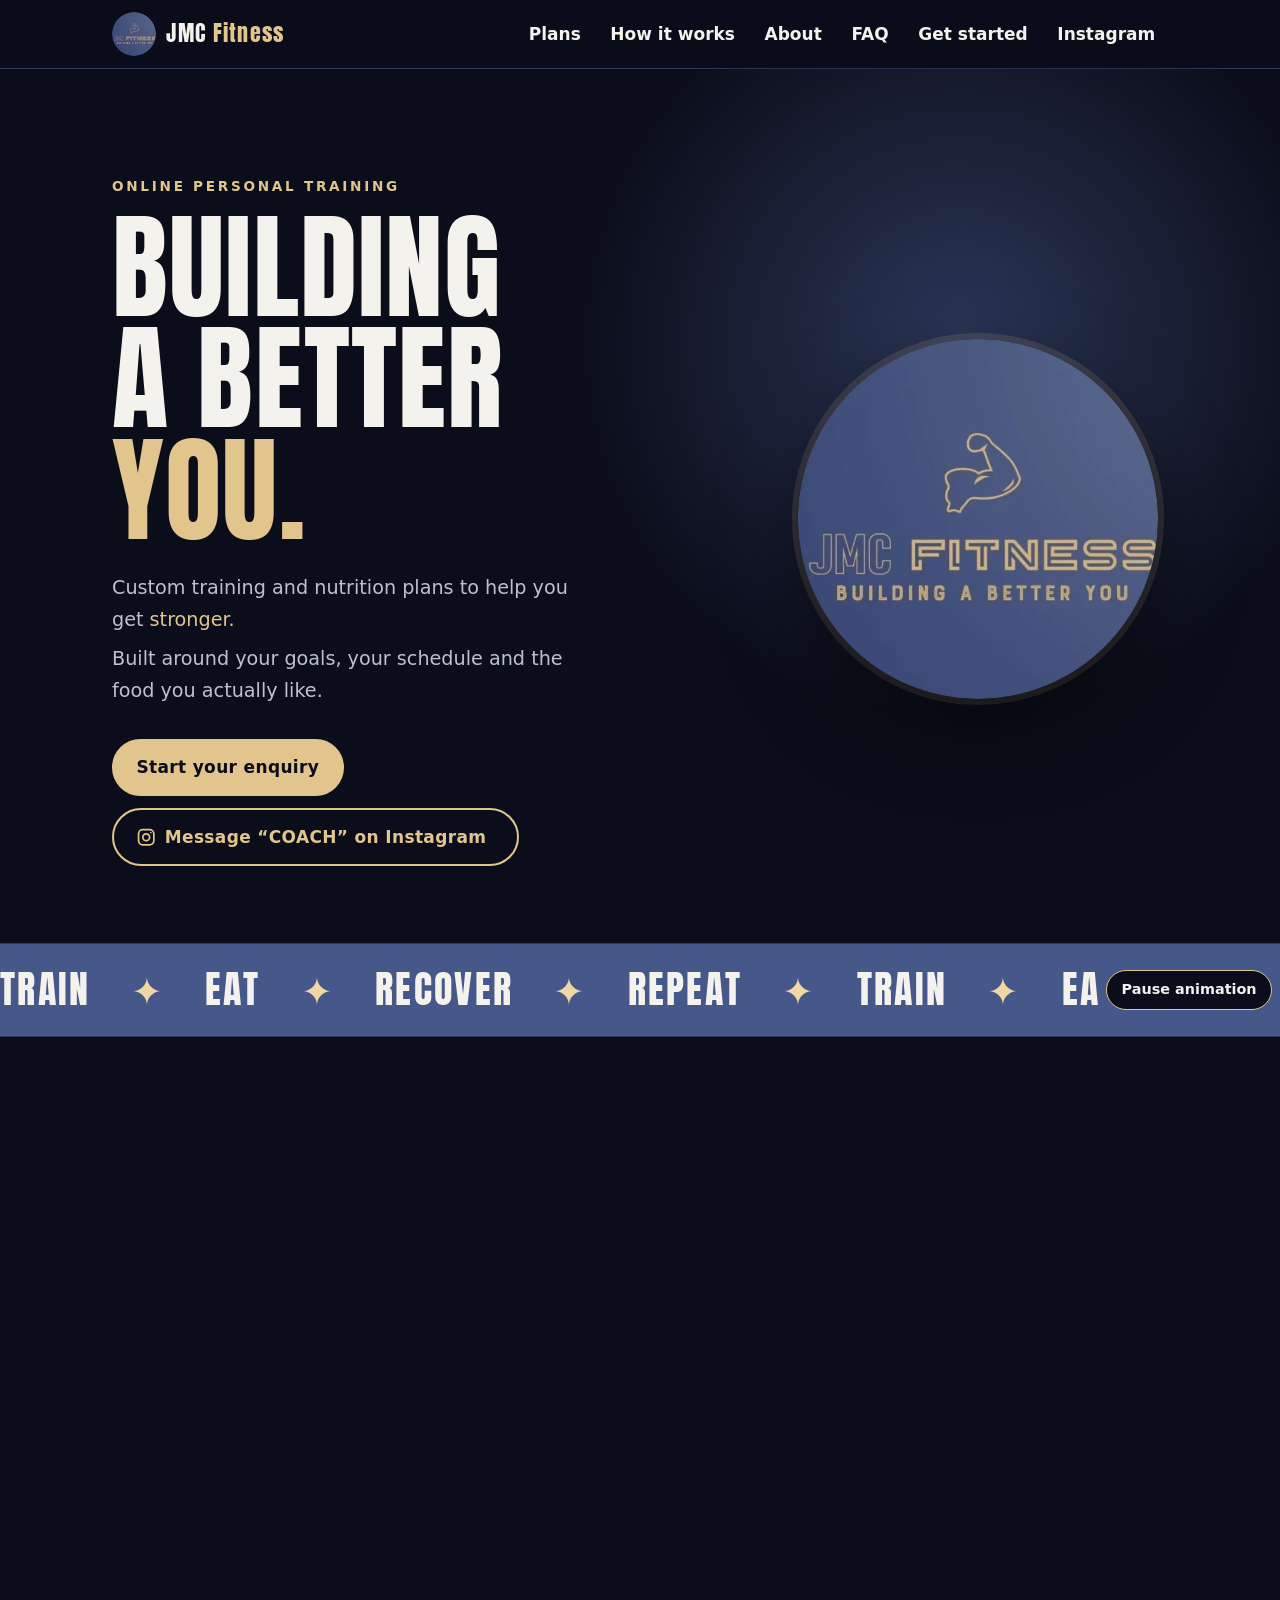
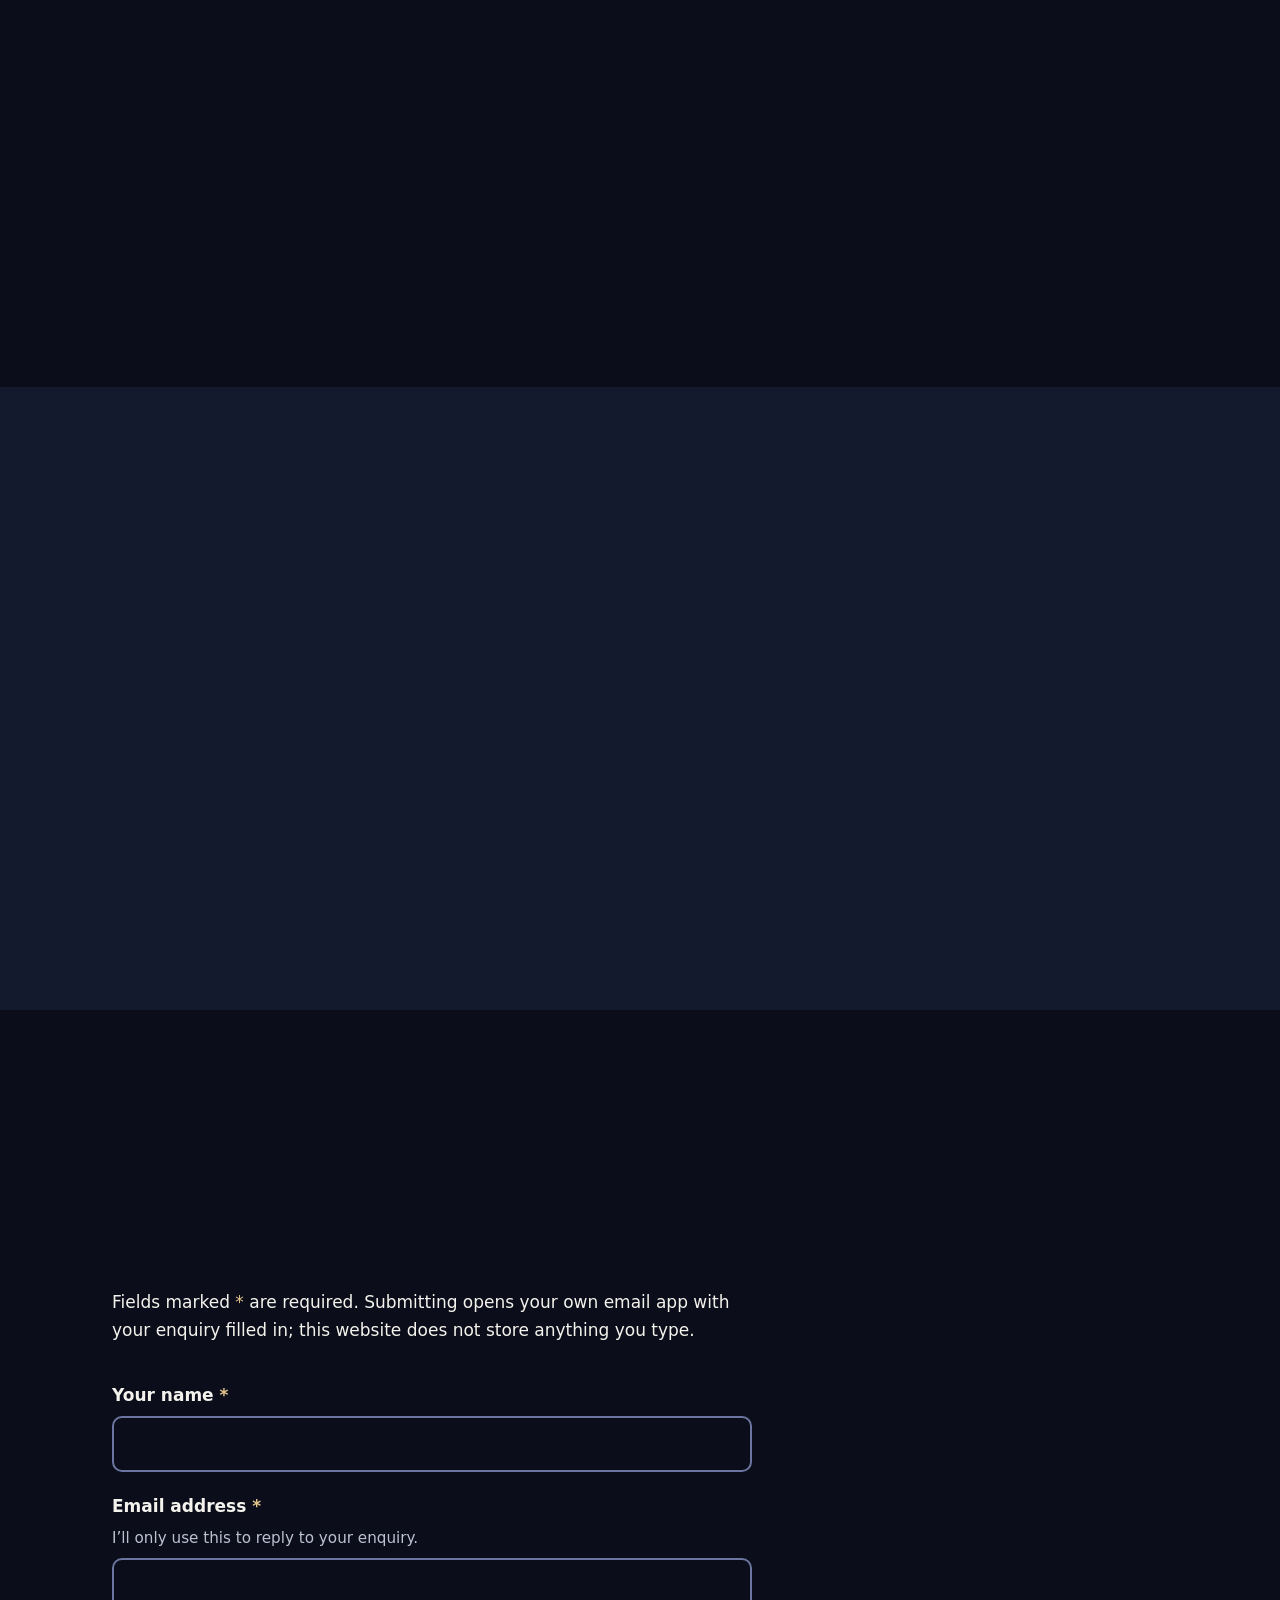
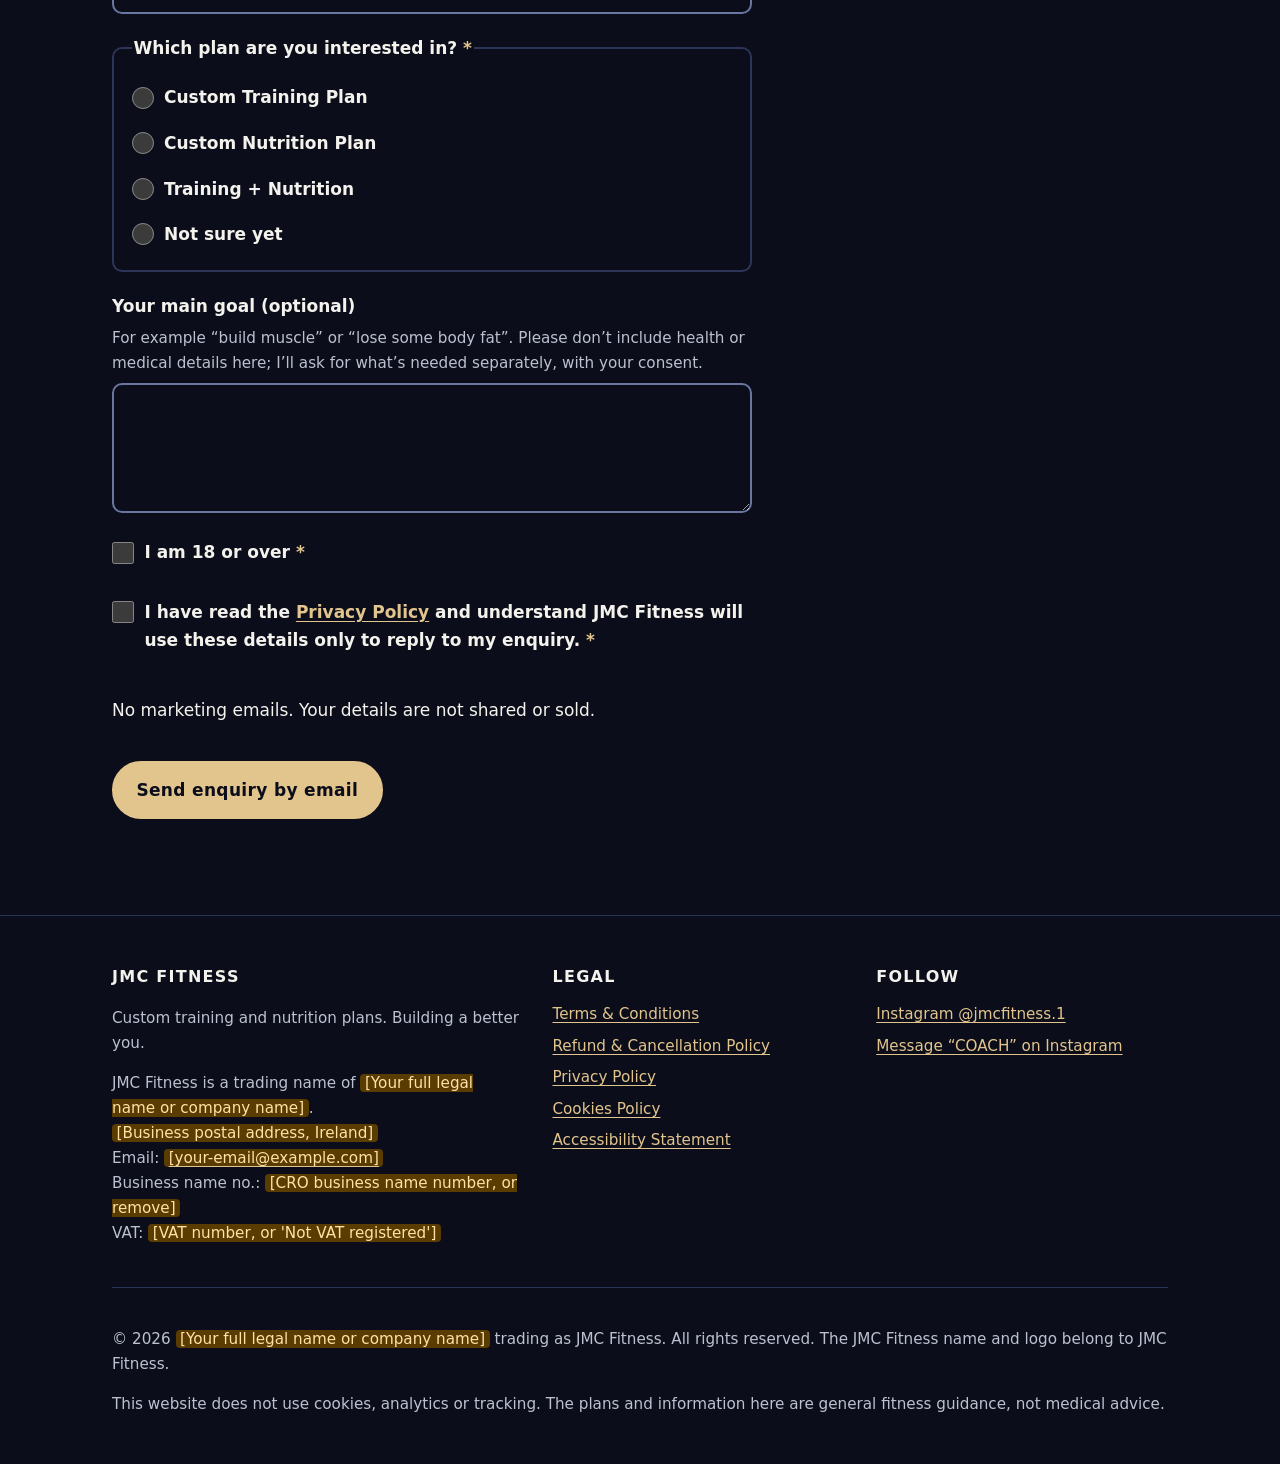
<file: index.html>
<!doctype html>
<html lang="en-IE">
<head>
  <meta charset="utf-8">
  <meta name="viewport" content="width=device-width, initial-scale=1">
  <title>JMC Fitness – Custom Training &amp; Nutrition Plans</title>
  <meta name="description" content="JMC Fitness creates custom training plans and nutrition plans built around your goals, schedule and food preferences. Message “COACH” on Instagram to get started.">
  <meta http-equiv="Content-Security-Policy" content="default-src 'self'; img-src 'self'; style-src 'self'; script-src 'self'; connect-src 'none'; frame-src 'none'; object-src 'none'; base-uri 'self'">
  <meta name="referrer" content="strict-origin-when-cross-origin">
  <meta name="theme-color" content="#0b0e1a">
  <meta property="og:title" content="JMC Fitness – Custom Training &amp; Nutrition Plans">
  <meta property="og:description" content="JMC Fitness creates custom training plans and nutrition plans built around your goals, schedule and food preferences. Message “COACH” on Instagram to get started.">
  <meta property="og:image" content="assets/img/jmc-fitness-logo.png">
  <meta property="og:type" content="website">
  <link rel="icon" type="image/png" href="assets/img/favicon.png">
  <link rel="apple-touch-icon" href="assets/img/apple-touch-icon.png">
  <link rel="stylesheet" href="assets/css/styles.css">
  <script src="assets/js/main.js" defer></script>
</head>
<body>
  <a class="skip-link" href="#main">Skip to main content</a>
  <header class="site-header">
    <div class="container">
      <a class="brand" href="index.html">
        <img src="assets/img/favicon.png" width="44" height="44" alt="">
        <span>JMC <b>Fitness</b><span class="visually-hidden"> – home</span></span>
      </a>
      <button class="nav-toggle" type="button" aria-expanded="false" aria-controls="site-nav">Menu</button>
      <nav id="site-nav" class="site-nav" aria-label="Main">
        <ul>
          <li><a href="index.html#plans">Plans</a></li>
          <li><a href="index.html#how-it-works">How it works</a></li>
          <li><a href="index.html#about">About</a></li>
          <li><a href="index.html#faq">FAQ</a></li>
          <li><a href="index.html#contact">Get started</a></li>
          <li><a href="https://www.instagram.com/jmcfitness.1/" rel="noopener" target="_blank">Instagram<span class="visually-hidden"> (opens in a new tab)</span></a></li>
        </ul>
      </nav>
    </div>
  </header>

  <main id="main" tabindex="-1">
    <section class="hero" aria-labelledby="hero-title">
      <div class="container hero-grid">
        <div>
          <p class="eyebrow">Online personal training</p>
          <h1 id="hero-title" class="kinetic">
            <span class="line">Building</span>
            <span class="line">a better</span>
            <span class="line gold">you.</span>
          </h1>
          <p class="lede">
            Custom training and nutrition plans to help you get
            <span class="rotator" aria-hidden="true"><span>stronger.</span><span>leaner.</span><span>fitter.</span><span>consistent.</span></span><span class="visually-hidden">stronger, leaner, fitter and more consistent.</span>
          </p>
          <p class="lede lede-2">Built around your goals, your schedule and the food you actually like.
          </p>
          <div class="hero-actions">
            <a class="btn btn-primary" href="#contact">Start your enquiry</a>
            <a class="btn btn-ghost" href="https://ig.me/m/jmcfitness.1" rel="noopener" target="_blank">
              <svg viewBox="0 0 24 24" aria-hidden="true" focusable="false" fill="none" stroke="currentColor" stroke-width="2" stroke-linecap="round" stroke-linejoin="round"><rect x="3" y="3" width="18" height="18" rx="5"/><circle cx="12" cy="12" r="4"/><circle cx="17.5" cy="6.5" r="1" fill="currentColor" stroke="none"/></svg>
              Message “COACH” on Instagram<span class="visually-hidden"> (opens in a new tab)</span>
            </a>
          </div>
        </div>
        <div class="hero-logo">
          <img src="assets/img/jmc-fitness-logo.webp" width="606" height="606"
               alt="JMC Fitness logo: a gold flexed-arm outline above the words JMC Fitness and the slogan Building a Better You, on a navy circle.">
        </div>
      </div>
    </section>

    <div class="marquee-wrap">
      <div class="marquee" role="region" aria-label="Train, eat, recover, repeat">
        <div class="marquee-track">
          <span>Train</span><span>Eat</span><span>Recover</span><span>Repeat</span>
          <span aria-hidden="true">Train</span><span aria-hidden="true">Eat</span><span aria-hidden="true">Recover</span><span aria-hidden="true">Repeat</span>
          <span aria-hidden="true">Train</span><span aria-hidden="true">Eat</span><span aria-hidden="true">Recover</span><span aria-hidden="true">Repeat</span>
          <span aria-hidden="true">Train</span><span aria-hidden="true">Eat</span><span aria-hidden="true">Recover</span><span aria-hidden="true">Repeat</span>
        </div>
      </div>
      <button class="marquee-toggle" type="button" aria-pressed="false">Pause animation</button>
    </div>

    <section id="plans" class="section" aria-labelledby="plans-title">
      <div class="container">
        <div class="section-head reveal">
          <h2 id="plans-title">Pick your <span class="gold">plan</span></h2>
          <p>Every plan is written for one person: you. No copy-and-paste templates.</p>
        </div>
        <div class="cards cards-3 reveal-stagger">
          <article class="card">
            <span class="tag">Training</span>
            <h3>Custom Training Plan</h3>
            <p>A gym or home programme built around your goal, experience and the days you can train.</p>
            <ul>
              <li>Weekly structure with sets, reps and rest</li>
              <li>Exercise swaps for your equipment</li>
              <li>Progression guidance so you know when to add weight</li>
            </ul>
            <p class="price-note">Price confirmed in writing before you pay.</p>
            <a class="btn btn-primary" href="#contact" data-plan="Custom Training Plan">Enquire about the training plan</a>
          </article>
          <article class="card">
            <span class="tag">Nutrition</span>
            <h3>Custom Nutrition Plan</h3>
            <p>A flexible eating plan built around foods you enjoy, so it fits your life rather than fighting it.</p>
            <ul>
              <li>Calorie and protein targets set for your goal</li>
              <li>Example meals and simple swaps</li>
              <li>Guidance on eating out and busy days</li>
            </ul>
            <p class="price-note">Price confirmed in writing before you pay.</p>
            <a class="btn btn-primary" href="#contact" data-plan="Custom Nutrition Plan">Enquire about the nutrition plan</a>
          </article>
          <article class="card">
            <span class="tag">Both</span>
            <h3>Training + Nutrition</h3>
            <p>Both plans together, written to work with each other.</p>
            <ul>
              <li>Everything in the training plan</li>
              <li>Everything in the nutrition plan</li>
              <li>Food targets matched to your training days</li>
            </ul>
            <p class="price-note">Price confirmed in writing before you pay.</p>
            <a class="btn btn-primary" href="#contact" data-plan="Training + Nutrition">Enquire about training and nutrition</a>
          </article>
        </div>
        <p class="callout reveal">
          Results depend on many things, including consistency, sleep, health and genetics, so no specific result can be promised.
          Plans are general fitness and nutrition guidance, not medical advice. If you have a medical condition, injury,
          are pregnant, or are unsure whether exercise or a diet change is safe for you, speak to your GP first.
        </p>
      </div>
    </section>

    <section id="how-it-works" class="section section-alt" aria-labelledby="how-title">
      <div class="container">
        <div class="section-head reveal">
          <h2 id="how-title">How it <span class="gold">works</span></h2>
          <p>Four simple steps from first message to your first session.</p>
        </div>
        <ol class="cards cards-2 steps reveal-stagger">
          <li class="card">
            <div class="step-num" aria-hidden="true">01</div>
            <h3>Get in touch</h3>
            <p>Send the enquiry form below or message “COACH” on Instagram.</p>
          </li>
          <li class="card">
            <div class="step-num" aria-hidden="true">02</div>
            <h3>Tell me about you</h3>
            <p>A short questionnaire about your goals, schedule, training history and food preferences.</p>
          </li>
          <li class="card">
            <div class="step-num" aria-hidden="true">03</div>
            <h3>Agree and pay</h3>
            <p>You get a written quote with the price and delivery time. Nothing is charged until you agree.</p>
          </li>
          <li class="card">
            <div class="step-num" aria-hidden="true">04</div>
            <h3>Get your plan</h3>
            <p>Your plan arrives by email, ready to start, with a chance to ask questions about it.</p>
          </li>
        </ol>
      </div>
    </section>

    <section id="about" class="section" aria-labelledby="about-title">
      <div class="container about-grid">
        <img class="reveal" src="assets/img/jmc-fitness-logo.webp" width="606" height="606" alt="" loading="lazy">
        <div class="reveal">
          <h2 id="about-title">About <span class="gold">JMC Fitness</span></h2>
          <p>Hi, I’m <mark class="todo">[Your first name]</mark>, the coach behind JMC Fitness. I train and eat the way I coach, and I share my own
            training, meals and progress on Instagram so you can see the approach in practice.</p>
          <p>My aim is simple: give you a clear plan you can actually stick to, without wasting time on things that don’t matter.</p>
          <p><strong>Qualifications:</strong> <mark class="todo">[Your coaching / nutrition qualifications and awarding body — only list ones you actually hold]</mark></p>
          <p>
            <a class="btn btn-ghost" href="https://www.instagram.com/jmcfitness.1/" rel="noopener" target="_blank">
              <svg viewBox="0 0 24 24" aria-hidden="true" focusable="false" fill="none" stroke="currentColor" stroke-width="2" stroke-linecap="round" stroke-linejoin="round"><rect x="3" y="3" width="18" height="18" rx="5"/><circle cx="12" cy="12" r="4"/><circle cx="17.5" cy="6.5" r="1" fill="currentColor" stroke="none"/></svg>
              Follow @jmcfitness.1 on Instagram<span class="visually-hidden"> (opens in a new tab)</span>
            </a>
          </p>
        </div>
      </div>
    </section>

    <section id="faq" class="section section-alt" aria-labelledby="faq-title">
      <div class="container">
        <div class="section-head reveal">
          <h2 id="faq-title">Questions</h2>
        </div>
        <div class="faq reveal">
          <details>
            <summary>Do I need a gym?</summary>
            <p>No. Tell me what equipment you have and the training plan is written around it.</p>
          </details>
          <details>
            <summary>Is the nutrition plan a strict diet?</summary>
            <p>No. It is built around foods you already like, with targets and simple swaps rather than a list of banned foods.
              It is not a medical or clinical diet. If you have a medical condition or a history of disordered eating, please speak to your GP or a registered dietitian first.</p>
          </details>
          <details>
            <summary>How much does it cost?</summary>
            <p>Price depends on which plan you choose. You will get the full price in euro, in writing, before you pay anything.</p>
          </details>
          <details>
            <summary>Can I cancel?</summary>
            <p>Yes. You have 14 days to cancel. See the <a href="refunds.html">Refund &amp; Cancellation Policy</a> for how this works once your plan has been started or delivered.</p>
          </details>
          <details>
            <summary>Who can sign up?</summary>
            <p>Plans are for adults aged 18 and over.</p>
          </details>
        </div>
      </div>
    </section>

    <section id="contact" class="section" aria-labelledby="contact-title">
      <div class="container">
        <div class="section-head reveal">
          <h2 id="contact-title">Get <span class="gold">started</span></h2>
          <p>Send an enquiry and I’ll reply by email. Prefer Instagram? <a href="https://ig.me/m/jmcfitness.1" rel="noopener" target="_blank">Message “COACH” on Instagram<span class="visually-hidden"> (opens in a new tab)</span></a>.</p>
        </div>

        <form id="enquiry-form" class="form" action="mailto:your-email@example.com" method="post" enctype="text/plain"
              data-email="your-email@example.com" aria-describedby="form-intro">
          <p id="form-intro" class="hint">Fields marked <span class="req" aria-hidden="true">*</span><span class="visually-hidden">with an asterisk</span> are required.
            Submitting opens your own email app with your enquiry filled in; this website does not store anything you type.</p>

          <div class="field">
            <label for="name">Your name <span class="req" aria-hidden="true">*</span></label>
            <input id="name" name="name" type="text" autocomplete="name" required aria-describedby="name-error">
            <p id="name-error" class="error-msg" aria-live="polite"></p>
          </div>

          <div class="field">
            <label for="email">Email address <span class="req" aria-hidden="true">*</span></label>
            <p id="email-hint" class="hint">I’ll only use this to reply to your enquiry.</p>
            <input id="email" name="email" type="email" autocomplete="email" inputmode="email" required aria-describedby="email-hint email-error">
            <p id="email-error" class="error-msg" aria-live="polite"></p>
          </div>

          <fieldset id="plan-fieldset" class="field" aria-describedby="plan-error">
            <legend>Which plan are you interested in? <span class="req" aria-hidden="true">*</span></legend>
            <div class="choice"><input id="plan-training" type="radio" name="plan" value="Custom Training Plan" required><label for="plan-training">Custom Training Plan</label></div>
            <div class="choice"><input id="plan-nutrition" type="radio" name="plan" value="Custom Nutrition Plan"><label for="plan-nutrition">Custom Nutrition Plan</label></div>
            <div class="choice"><input id="plan-both" type="radio" name="plan" value="Training + Nutrition"><label for="plan-both">Training + Nutrition</label></div>
            <div class="choice"><input id="plan-unsure" type="radio" name="plan" value="Not sure yet"><label for="plan-unsure">Not sure yet</label></div>
            <p id="plan-error" class="error-msg" aria-live="polite"></p>
          </fieldset>

          <div class="field">
            <label for="goal">Your main goal (optional)</label>
            <p id="goal-hint" class="hint">For example “build muscle” or “lose some body fat”. Please don’t include health or medical details here; I’ll ask for what’s needed separately, with your consent.</p>
            <textarea id="goal" name="goal" maxlength="500" aria-describedby="goal-hint"></textarea>
          </div>

          <div class="field">
            <div class="choice">
              <input id="age" name="age" type="checkbox" required aria-describedby="age-error">
              <label for="age">I am 18 or over <span class="req" aria-hidden="true">*</span></label>
            </div>
            <p id="age-error" class="error-msg" aria-live="polite"></p>
          </div>

          <div class="field">
            <div class="choice">
              <input id="consent" name="consent" type="checkbox" required aria-describedby="consent-error">
              <label for="consent">I have read the <a href="privacy.html">Privacy Policy</a> and understand JMC Fitness will use these details only to reply to my enquiry. <span class="req" aria-hidden="true">*</span></label>
            </div>
            <p id="consent-error" class="error-msg" aria-live="polite"></p>
          </div>

          <p class="hint">No marketing emails. Your details are not shared or sold.</p>

          <div>
            <button class="btn btn-primary" type="submit">Send enquiry by email</button>
          </div>
          <div id="form-status" class="form-status" role="status" aria-live="polite"></div>
        </form>
      </div>
    </section>
  </main>

  <footer class="site-footer">
    <div class="container">
      <div class="footer-grid">
        <div>
          <h2>JMC Fitness</h2>
          <p>Custom training and nutrition plans. Building a better you.</p>
          <address>
            JMC Fitness is a trading name of <mark class="todo">[Your full legal name or company name]</mark>.<br>
            <mark class="todo">[Business postal address, Ireland]</mark><br>
            Email: <a href="mailto:your-email@example.com"><mark class="todo">[your-email@example.com]</mark></a><br>
            Business name no.: <mark class="todo">[CRO business name number, or remove]</mark><br>
            VAT: <mark class="todo">[VAT number, or &#x27;Not VAT registered&#x27;]</mark>
          </address>
        </div>
        <div>
          <h2>Legal</h2>
          <ul>
            <li><a href="terms.html">Terms & Conditions</a></li>
            <li><a href="refunds.html">Refund & Cancellation Policy</a></li>
            <li><a href="privacy.html">Privacy Policy</a></li>
            <li><a href="cookies.html">Cookies Policy</a></li>
            <li><a href="accessibility.html">Accessibility Statement</a></li>
          </ul>
        </div>
        <div>
          <h2>Follow</h2>
          <ul>
            <li><a href="https://www.instagram.com/jmcfitness.1/" rel="noopener" target="_blank">Instagram @jmcfitness.1<span class="visually-hidden"> (opens in a new tab)</span></a></li>
            <li><a href="https://ig.me/m/jmcfitness.1" rel="noopener" target="_blank">Message “COACH” on Instagram<span class="visually-hidden"> (opens in a new tab)</span></a></li>
          </ul>
        </div>
      </div>
      <div class="footer-bottom">
        <p>© <span data-year>2026</span> <mark class="todo">[Your full legal name or company name]</mark> trading as JMC Fitness. All rights reserved. The JMC Fitness name and logo belong to JMC Fitness.</p>
        <p>This website does not use cookies, analytics or tracking. The plans and information here are general fitness guidance, not medical advice.</p>
      </div>
    </div>
  </footer>
</body>
</html>
</file>
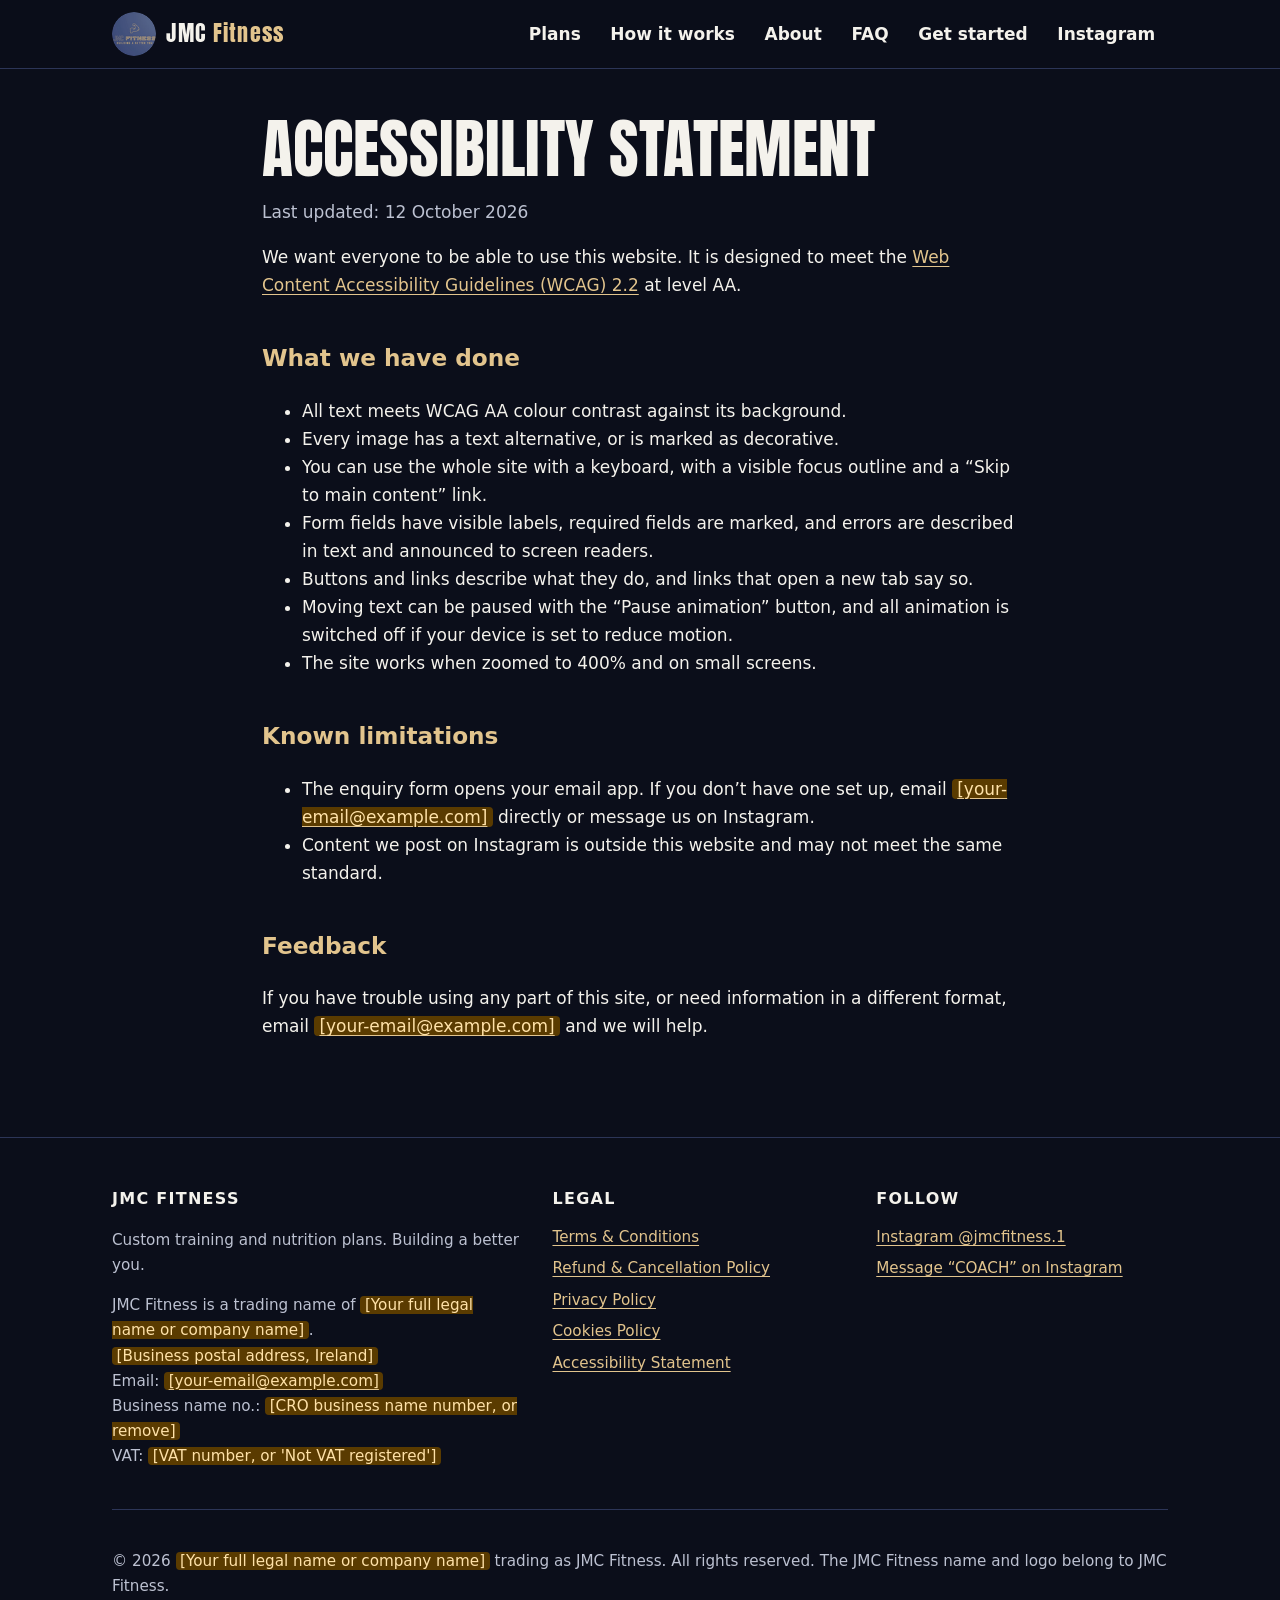
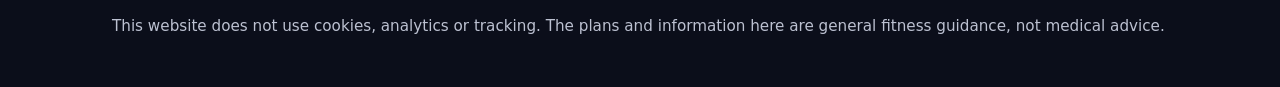
<file: accessibility.html>
<!doctype html>
<html lang="en-IE">
<head>
  <meta charset="utf-8">
  <meta name="viewport" content="width=device-width, initial-scale=1">
  <title>Accessibility Statement – JMC Fitness</title>
  <meta name="description" content="How the JMC Fitness website is built to be accessible, and how to report a problem.">
  <meta http-equiv="Content-Security-Policy" content="default-src 'self'; img-src 'self'; style-src 'self'; script-src 'self'; connect-src 'none'; frame-src 'none'; object-src 'none'; base-uri 'self'">
  <meta name="referrer" content="strict-origin-when-cross-origin">
  <meta name="theme-color" content="#0b0e1a">
  <meta property="og:title" content="Accessibility Statement – JMC Fitness">
  <meta property="og:description" content="How the JMC Fitness website is built to be accessible, and how to report a problem.">
  <meta property="og:image" content="assets/img/jmc-fitness-logo.png">
  <meta property="og:type" content="website">
  <link rel="icon" type="image/png" href="assets/img/favicon.png">
  <link rel="apple-touch-icon" href="assets/img/apple-touch-icon.png">
  <link rel="stylesheet" href="assets/css/styles.css">
  <script src="assets/js/main.js" defer></script>
</head>
<body>
  <a class="skip-link" href="#main">Skip to main content</a>
  <header class="site-header">
    <div class="container">
      <a class="brand" href="index.html">
        <img src="assets/img/favicon.png" width="44" height="44" alt="">
        <span>JMC <b>Fitness</b><span class="visually-hidden"> – home</span></span>
      </a>
      <button class="nav-toggle" type="button" aria-expanded="false" aria-controls="site-nav">Menu</button>
      <nav id="site-nav" class="site-nav" aria-label="Main">
        <ul>
          <li><a href="index.html#plans">Plans</a></li>
          <li><a href="index.html#how-it-works">How it works</a></li>
          <li><a href="index.html#about">About</a></li>
          <li><a href="index.html#faq">FAQ</a></li>
          <li><a href="index.html#contact">Get started</a></li>
          <li><a href="https://www.instagram.com/jmcfitness.1/" rel="noopener" target="_blank">Instagram<span class="visually-hidden"> (opens in a new tab)</span></a></li>
        </ul>
      </nav>
    </div>
  </header>

  <main id="main" tabindex="-1">
    <article class="legal">
      <div class="container">
        <h1>Accessibility Statement</h1>
        <p class="updated">Last updated: 12 October 2026</p>

        <p>We want everyone to be able to use this website. It is designed to meet the
          <a href="https://www.w3.org/TR/WCAG22/" rel="noopener">Web Content Accessibility Guidelines (WCAG) 2.2</a> at level AA.</p>

        <h2>What we have done</h2>
        <ul>
          <li>All text meets WCAG AA colour contrast against its background.</li>
          <li>Every image has a text alternative, or is marked as decorative.</li>
          <li>You can use the whole site with a keyboard, with a visible focus outline and a “Skip to main content” link.</li>
          <li>Form fields have visible labels, required fields are marked, and errors are described in text and announced to screen readers.</li>
          <li>Buttons and links describe what they do, and links that open a new tab say so.</li>
          <li>Moving text can be paused with the “Pause animation” button, and all animation is switched off if your device is set to reduce motion.</li>
          <li>The site works when zoomed to 400% and on small screens.</li>
        </ul>

        <h2>Known limitations</h2>
        <ul>
          <li>The enquiry form opens your email app. If you don’t have one set up, email <a href="mailto:your-email@example.com"><mark class="todo">[your-email@example.com]</mark></a> directly or message us on Instagram.</li>
          <li>Content we post on Instagram is outside this website and may not meet the same standard.</li>
        </ul>

        <h2>Feedback</h2>
        <p>If you have trouble using any part of this site, or need information in a different format, email
          <a href="mailto:your-email@example.com"><mark class="todo">[your-email@example.com]</mark></a> and we will help.</p>
      </div>
    </article>
  </main>

  <footer class="site-footer">
    <div class="container">
      <div class="footer-grid">
        <div>
          <h2>JMC Fitness</h2>
          <p>Custom training and nutrition plans. Building a better you.</p>
          <address>
            JMC Fitness is a trading name of <mark class="todo">[Your full legal name or company name]</mark>.<br>
            <mark class="todo">[Business postal address, Ireland]</mark><br>
            Email: <a href="mailto:your-email@example.com"><mark class="todo">[your-email@example.com]</mark></a><br>
            Business name no.: <mark class="todo">[CRO business name number, or remove]</mark><br>
            VAT: <mark class="todo">[VAT number, or &#x27;Not VAT registered&#x27;]</mark>
          </address>
        </div>
        <div>
          <h2>Legal</h2>
          <ul>
            <li><a href="terms.html">Terms & Conditions</a></li>
            <li><a href="refunds.html">Refund & Cancellation Policy</a></li>
            <li><a href="privacy.html">Privacy Policy</a></li>
            <li><a href="cookies.html">Cookies Policy</a></li>
            <li><a href="accessibility.html" aria-current="page">Accessibility Statement</a></li>
          </ul>
        </div>
        <div>
          <h2>Follow</h2>
          <ul>
            <li><a href="https://www.instagram.com/jmcfitness.1/" rel="noopener" target="_blank">Instagram @jmcfitness.1<span class="visually-hidden"> (opens in a new tab)</span></a></li>
            <li><a href="https://ig.me/m/jmcfitness.1" rel="noopener" target="_blank">Message “COACH” on Instagram<span class="visually-hidden"> (opens in a new tab)</span></a></li>
          </ul>
        </div>
      </div>
      <div class="footer-bottom">
        <p>© <span data-year>2026</span> <mark class="todo">[Your full legal name or company name]</mark> trading as JMC Fitness. All rights reserved. The JMC Fitness name and logo belong to JMC Fitness.</p>
        <p>This website does not use cookies, analytics or tracking. The plans and information here are general fitness guidance, not medical advice.</p>
      </div>
    </div>
  </footer>
</body>
</html>
</file>
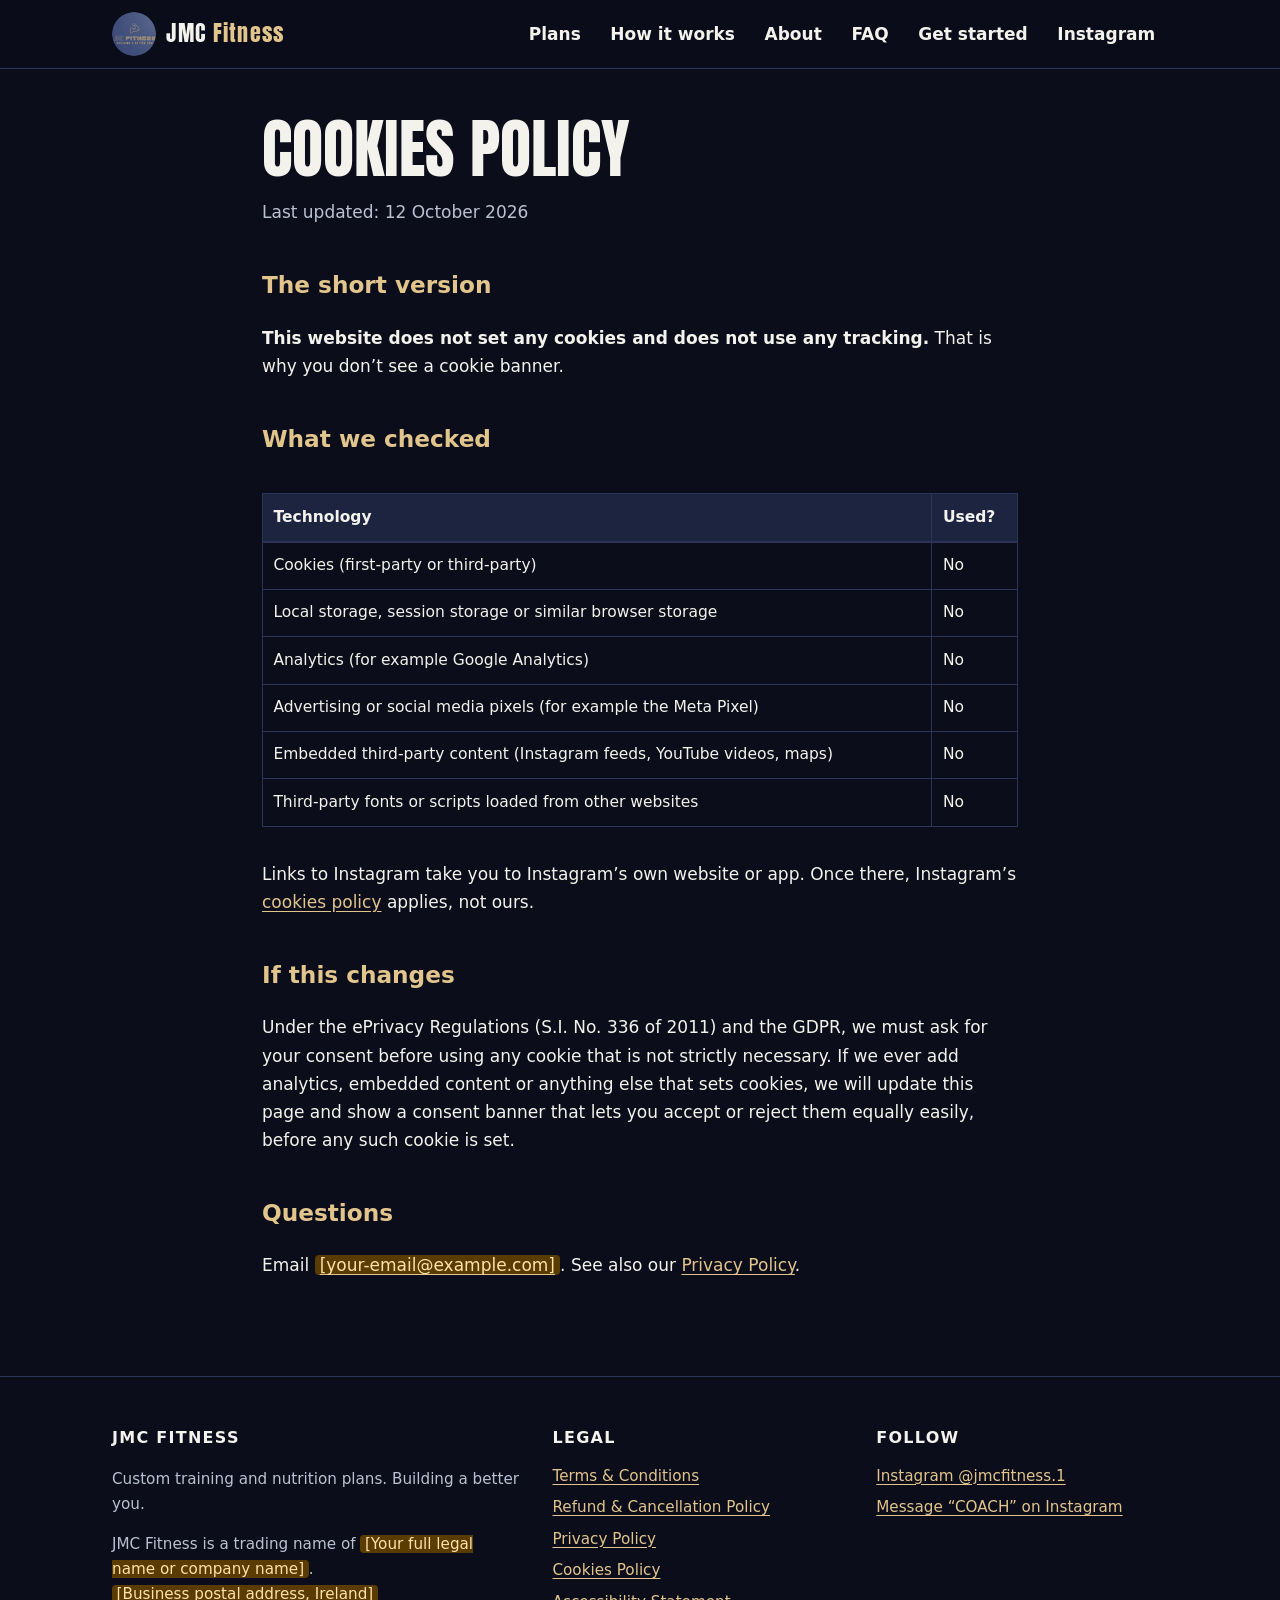
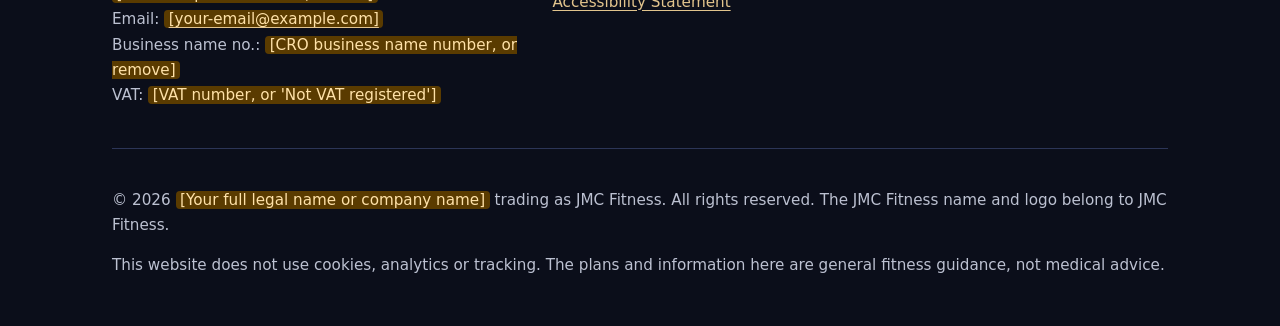
<file: cookies.html>
<!doctype html>
<html lang="en-IE">
<head>
  <meta charset="utf-8">
  <meta name="viewport" content="width=device-width, initial-scale=1">
  <title>Cookies Policy – JMC Fitness</title>
  <meta name="description" content="JMC Fitness does not use cookies, analytics or tracking on this website.">
  <meta http-equiv="Content-Security-Policy" content="default-src 'self'; img-src 'self'; style-src 'self'; script-src 'self'; connect-src 'none'; frame-src 'none'; object-src 'none'; base-uri 'self'">
  <meta name="referrer" content="strict-origin-when-cross-origin">
  <meta name="theme-color" content="#0b0e1a">
  <meta property="og:title" content="Cookies Policy – JMC Fitness">
  <meta property="og:description" content="JMC Fitness does not use cookies, analytics or tracking on this website.">
  <meta property="og:image" content="assets/img/jmc-fitness-logo.png">
  <meta property="og:type" content="website">
  <link rel="icon" type="image/png" href="assets/img/favicon.png">
  <link rel="apple-touch-icon" href="assets/img/apple-touch-icon.png">
  <link rel="stylesheet" href="assets/css/styles.css">
  <script src="assets/js/main.js" defer></script>
</head>
<body>
  <a class="skip-link" href="#main">Skip to main content</a>
  <header class="site-header">
    <div class="container">
      <a class="brand" href="index.html">
        <img src="assets/img/favicon.png" width="44" height="44" alt="">
        <span>JMC <b>Fitness</b><span class="visually-hidden"> – home</span></span>
      </a>
      <button class="nav-toggle" type="button" aria-expanded="false" aria-controls="site-nav">Menu</button>
      <nav id="site-nav" class="site-nav" aria-label="Main">
        <ul>
          <li><a href="index.html#plans">Plans</a></li>
          <li><a href="index.html#how-it-works">How it works</a></li>
          <li><a href="index.html#about">About</a></li>
          <li><a href="index.html#faq">FAQ</a></li>
          <li><a href="index.html#contact">Get started</a></li>
          <li><a href="https://www.instagram.com/jmcfitness.1/" rel="noopener" target="_blank">Instagram<span class="visually-hidden"> (opens in a new tab)</span></a></li>
        </ul>
      </nav>
    </div>
  </header>

  <main id="main" tabindex="-1">
    <article class="legal">
      <div class="container">
        <h1>Cookies Policy</h1>
        <p class="updated">Last updated: 12 October 2026</p>

        <h2>The short version</h2>
        <p><strong>This website does not set any cookies and does not use any tracking.</strong> That is why you don’t see a cookie banner.</p>

        <h2>What we checked</h2>
        <div class="table-scroll" tabindex="0" role="region" aria-label="Scrollable table">
          <table>
            <caption class="visually-hidden">Technologies checked on this website</caption>
            <thead><tr><th scope="col">Technology</th><th scope="col">Used?</th></tr></thead>
            <tbody>
              <tr><td>Cookies (first-party or third-party)</td><td>No</td></tr>
              <tr><td>Local storage, session storage or similar browser storage</td><td>No</td></tr>
              <tr><td>Analytics (for example Google Analytics)</td><td>No</td></tr>
              <tr><td>Advertising or social media pixels (for example the Meta Pixel)</td><td>No</td></tr>
              <tr><td>Embedded third-party content (Instagram feeds, YouTube videos, maps)</td><td>No</td></tr>
              <tr><td>Third-party fonts or scripts loaded from other websites</td><td>No</td></tr>
            </tbody>
          </table>
        </div>
        <p>Links to Instagram take you to Instagram’s own website or app. Once there, Instagram’s
          <a href="https://privacycenter.instagram.com/policies/cookies/" rel="noopener">cookies policy</a> applies, not ours.</p>

        <h2>If this changes</h2>
        <p>Under the ePrivacy Regulations (S.I. No. 336 of 2011) and the GDPR, we must ask for your consent before using any cookie that is not strictly necessary.
          If we ever add analytics, embedded content or anything else that sets cookies, we will update this page and show a consent banner
          that lets you accept or reject them equally easily, before any such cookie is set.</p>

        <h2>Questions</h2>
        <p>Email <a href="mailto:your-email@example.com"><mark class="todo">[your-email@example.com]</mark></a>. See also our <a href="privacy.html">Privacy Policy</a>.</p>
      </div>
    </article>
  </main>

  <footer class="site-footer">
    <div class="container">
      <div class="footer-grid">
        <div>
          <h2>JMC Fitness</h2>
          <p>Custom training and nutrition plans. Building a better you.</p>
          <address>
            JMC Fitness is a trading name of <mark class="todo">[Your full legal name or company name]</mark>.<br>
            <mark class="todo">[Business postal address, Ireland]</mark><br>
            Email: <a href="mailto:your-email@example.com"><mark class="todo">[your-email@example.com]</mark></a><br>
            Business name no.: <mark class="todo">[CRO business name number, or remove]</mark><br>
            VAT: <mark class="todo">[VAT number, or &#x27;Not VAT registered&#x27;]</mark>
          </address>
        </div>
        <div>
          <h2>Legal</h2>
          <ul>
            <li><a href="terms.html">Terms & Conditions</a></li>
            <li><a href="refunds.html">Refund & Cancellation Policy</a></li>
            <li><a href="privacy.html">Privacy Policy</a></li>
            <li><a href="cookies.html" aria-current="page">Cookies Policy</a></li>
            <li><a href="accessibility.html">Accessibility Statement</a></li>
          </ul>
        </div>
        <div>
          <h2>Follow</h2>
          <ul>
            <li><a href="https://www.instagram.com/jmcfitness.1/" rel="noopener" target="_blank">Instagram @jmcfitness.1<span class="visually-hidden"> (opens in a new tab)</span></a></li>
            <li><a href="https://ig.me/m/jmcfitness.1" rel="noopener" target="_blank">Message “COACH” on Instagram<span class="visually-hidden"> (opens in a new tab)</span></a></li>
          </ul>
        </div>
      </div>
      <div class="footer-bottom">
        <p>© <span data-year>2026</span> <mark class="todo">[Your full legal name or company name]</mark> trading as JMC Fitness. All rights reserved. The JMC Fitness name and logo belong to JMC Fitness.</p>
        <p>This website does not use cookies, analytics or tracking. The plans and information here are general fitness guidance, not medical advice.</p>
      </div>
    </div>
  </footer>
</body>
</html>
</file>
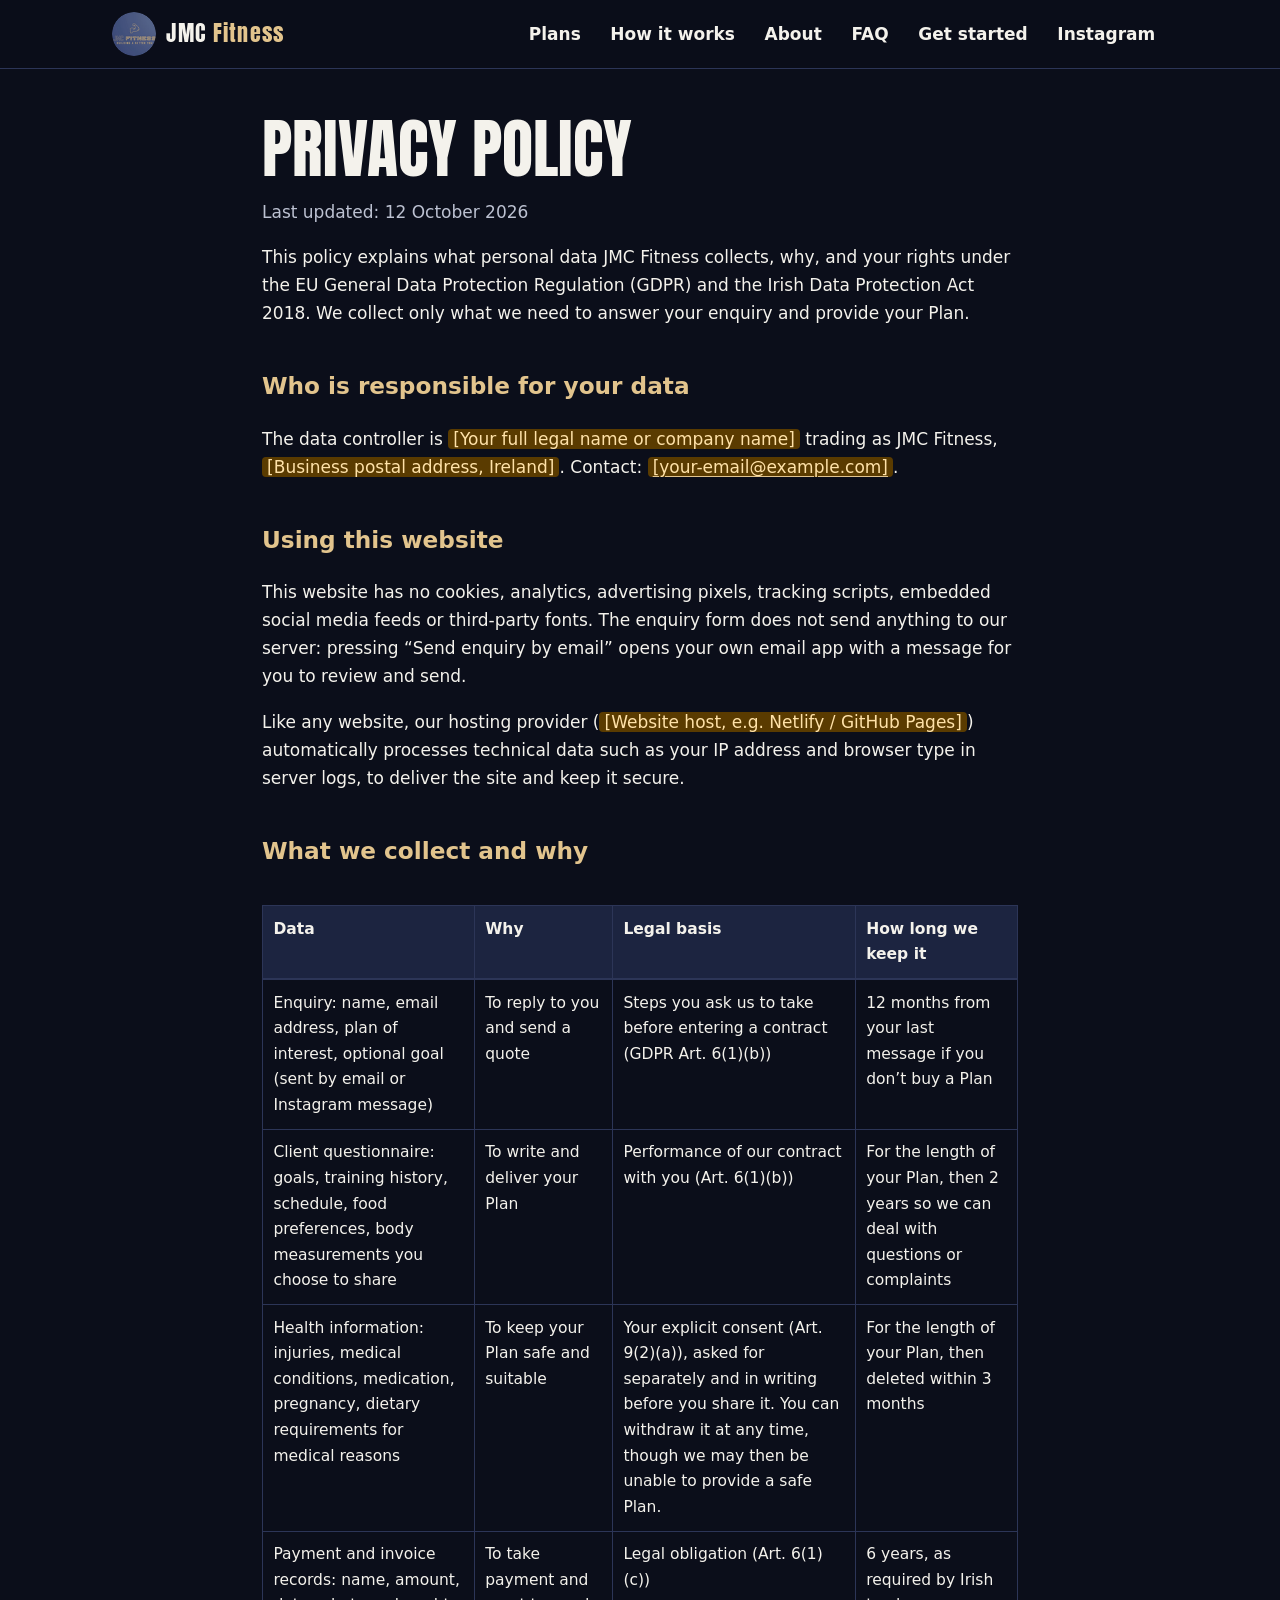
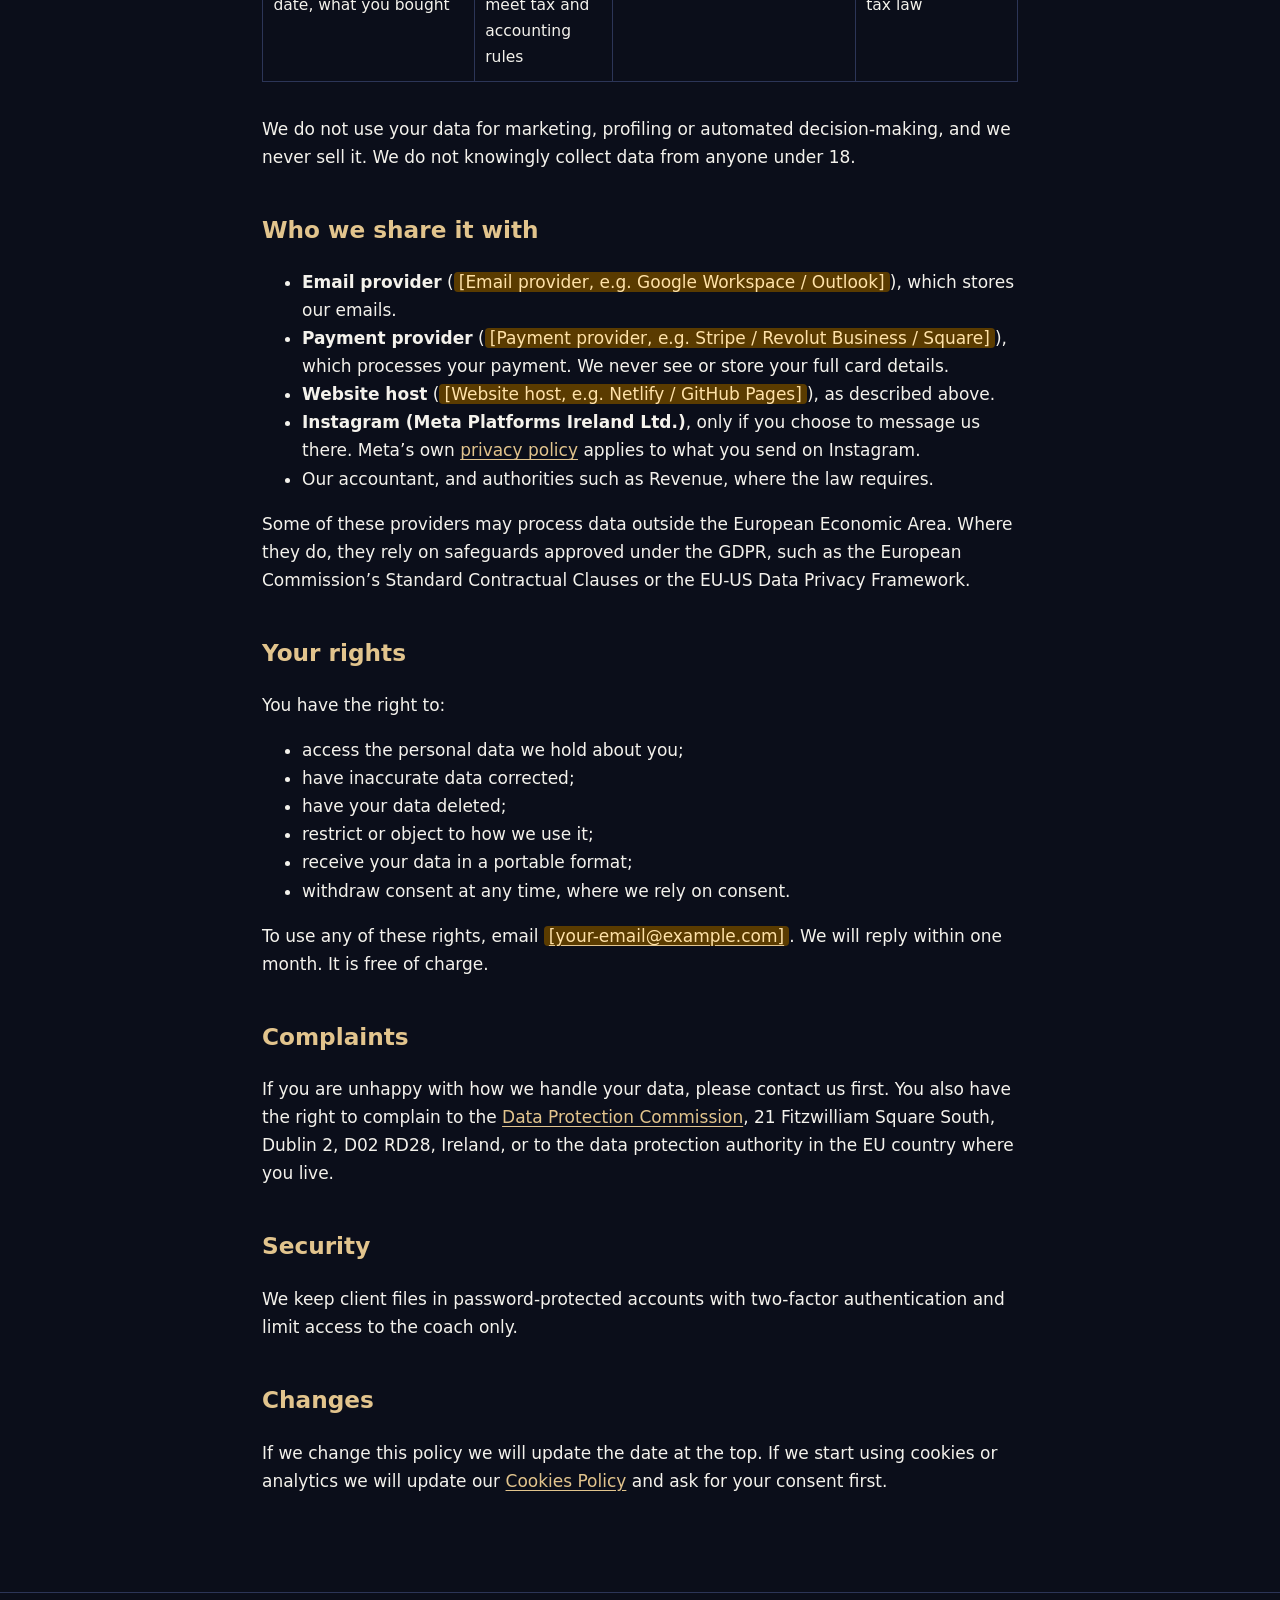
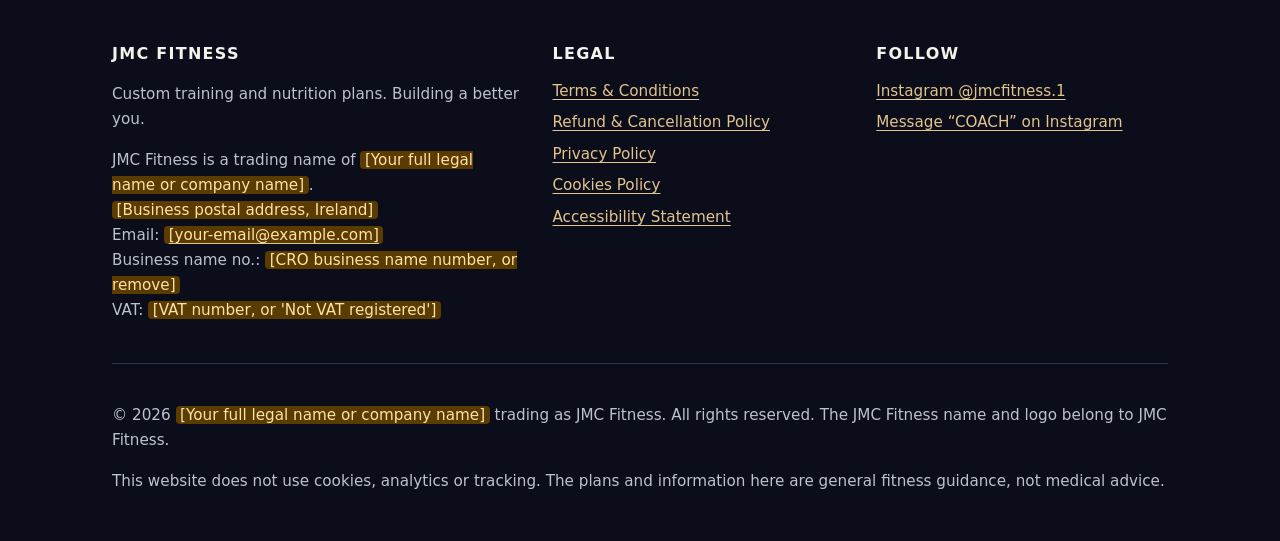
<file: privacy.html>
<!doctype html>
<html lang="en-IE">
<head>
  <meta charset="utf-8">
  <meta name="viewport" content="width=device-width, initial-scale=1">
  <title>Privacy Policy – JMC Fitness</title>
  <meta name="description" content="How JMC Fitness collects, uses and protects your personal data, and your rights under the GDPR.">
  <meta http-equiv="Content-Security-Policy" content="default-src 'self'; img-src 'self'; style-src 'self'; script-src 'self'; connect-src 'none'; frame-src 'none'; object-src 'none'; base-uri 'self'">
  <meta name="referrer" content="strict-origin-when-cross-origin">
  <meta name="theme-color" content="#0b0e1a">
  <meta property="og:title" content="Privacy Policy – JMC Fitness">
  <meta property="og:description" content="How JMC Fitness collects, uses and protects your personal data, and your rights under the GDPR.">
  <meta property="og:image" content="assets/img/jmc-fitness-logo.png">
  <meta property="og:type" content="website">
  <link rel="icon" type="image/png" href="assets/img/favicon.png">
  <link rel="apple-touch-icon" href="assets/img/apple-touch-icon.png">
  <link rel="stylesheet" href="assets/css/styles.css">
  <script src="assets/js/main.js" defer></script>
</head>
<body>
  <a class="skip-link" href="#main">Skip to main content</a>
  <header class="site-header">
    <div class="container">
      <a class="brand" href="index.html">
        <img src="assets/img/favicon.png" width="44" height="44" alt="">
        <span>JMC <b>Fitness</b><span class="visually-hidden"> – home</span></span>
      </a>
      <button class="nav-toggle" type="button" aria-expanded="false" aria-controls="site-nav">Menu</button>
      <nav id="site-nav" class="site-nav" aria-label="Main">
        <ul>
          <li><a href="index.html#plans">Plans</a></li>
          <li><a href="index.html#how-it-works">How it works</a></li>
          <li><a href="index.html#about">About</a></li>
          <li><a href="index.html#faq">FAQ</a></li>
          <li><a href="index.html#contact">Get started</a></li>
          <li><a href="https://www.instagram.com/jmcfitness.1/" rel="noopener" target="_blank">Instagram<span class="visually-hidden"> (opens in a new tab)</span></a></li>
        </ul>
      </nav>
    </div>
  </header>

  <main id="main" tabindex="-1">
    <article class="legal">
      <div class="container">
        <h1>Privacy Policy</h1>
        <p class="updated">Last updated: 12 October 2026</p>

        <p>This policy explains what personal data JMC Fitness collects, why, and your rights under the EU General Data Protection
          Regulation (GDPR) and the Irish Data Protection Act 2018. We collect only what we need to answer your enquiry and provide your Plan.</p>

        <h2>Who is responsible for your data</h2>
        <p>The data controller is <mark class="todo">[Your full legal name or company name]</mark> trading as JMC Fitness, <mark class="todo">[Business postal address, Ireland]</mark>. Contact: <a href="mailto:your-email@example.com"><mark class="todo">[your-email@example.com]</mark></a>.</p>

        <h2>Using this website</h2>
        <p>This website has no cookies, analytics, advertising pixels, tracking scripts, embedded social media feeds or third-party fonts.
          The enquiry form does not send anything to our server: pressing “Send enquiry by email” opens your own email app with a message for you to review and send.</p>
        <p>Like any website, our hosting provider (<mark class="todo">[Website host, e.g. Netlify / GitHub Pages]</mark>) automatically processes technical data such as your IP address and browser type in server logs, to deliver the site and keep it secure.</p>

        <h2>What we collect and why</h2>
        <div class="table-scroll" tabindex="0" role="region" aria-label="Scrollable table">
          <table>
            <caption class="visually-hidden">Personal data we collect, why, the legal basis and how long we keep it</caption>
            <thead>
              <tr><th scope="col">Data</th><th scope="col">Why</th><th scope="col">Legal basis</th><th scope="col">How long we keep it</th></tr>
            </thead>
            <tbody>
              <tr>
                <td>Enquiry: name, email address, plan of interest, optional goal (sent by email or Instagram message)</td>
                <td>To reply to you and send a quote</td>
                <td>Steps you ask us to take before entering a contract (GDPR Art. 6(1)(b))</td>
                <td>12 months from your last message if you don’t buy a Plan</td>
              </tr>
              <tr>
                <td>Client questionnaire: goals, training history, schedule, food preferences, body measurements you choose to share</td>
                <td>To write and deliver your Plan</td>
                <td>Performance of our contract with you (Art. 6(1)(b))</td>
                <td>For the length of your Plan, then 2 years so we can deal with questions or complaints</td>
              </tr>
              <tr>
                <td>Health information: injuries, medical conditions, medication, pregnancy, dietary requirements for medical reasons</td>
                <td>To keep your Plan safe and suitable</td>
                <td>Your explicit consent (Art. 9(2)(a)), asked for separately and in writing before you share it. You can withdraw it at any time, though we may then be unable to provide a safe Plan.</td>
                <td>For the length of your Plan, then deleted within 3 months</td>
              </tr>
              <tr>
                <td>Payment and invoice records: name, amount, date, what you bought</td>
                <td>To take payment and meet tax and accounting rules</td>
                <td>Legal obligation (Art. 6(1)(c))</td>
                <td>6 years, as required by Irish tax law</td>
              </tr>
            </tbody>
          </table>
        </div>
        <p>We do not use your data for marketing, profiling or automated decision-making, and we never sell it.
          We do not knowingly collect data from anyone under 18.</p>

        <h2>Who we share it with</h2>
        <ul>
          <li><strong>Email provider</strong> (<mark class="todo">[Email provider, e.g. Google Workspace / Outlook]</mark>), which stores our emails.</li>
          <li><strong>Payment provider</strong> (<mark class="todo">[Payment provider, e.g. Stripe / Revolut Business / Square]</mark>), which processes your payment. We never see or store your full card details.</li>
          <li><strong>Website host</strong> (<mark class="todo">[Website host, e.g. Netlify / GitHub Pages]</mark>), as described above.</li>
          <li><strong>Instagram (Meta Platforms Ireland Ltd.)</strong>, only if you choose to message us there. Meta’s own
            <a href="https://privacycenter.instagram.com/policy" rel="noopener">privacy policy</a> applies to what you send on Instagram.</li>
          <li>Our accountant, and authorities such as Revenue, where the law requires.</li>
        </ul>
        <p>Some of these providers may process data outside the European Economic Area. Where they do, they rely on safeguards approved under the GDPR, such as the European Commission’s Standard Contractual Clauses or the EU-US Data Privacy Framework.</p>

        <h2>Your rights</h2>
        <p>You have the right to:</p>
        <ul>
          <li>access the personal data we hold about you;</li>
          <li>have inaccurate data corrected;</li>
          <li>have your data deleted;</li>
          <li>restrict or object to how we use it;</li>
          <li>receive your data in a portable format;</li>
          <li>withdraw consent at any time, where we rely on consent.</li>
        </ul>
        <p>To use any of these rights, email <a href="mailto:your-email@example.com"><mark class="todo">[your-email@example.com]</mark></a>. We will reply within one month. It is free of charge.</p>

        <h2>Complaints</h2>
        <p>If you are unhappy with how we handle your data, please contact us first. You also have the right to complain to the
          <a href="https://www.dataprotection.ie" rel="noopener">Data Protection Commission</a>, 21 Fitzwilliam Square South, Dublin 2, D02 RD28, Ireland,
          or to the data protection authority in the EU country where you live.</p>

        <h2>Security</h2>
        <p>We keep client files in password-protected accounts with two-factor authentication and limit access to the coach only.</p>

        <h2>Changes</h2>
        <p>If we change this policy we will update the date at the top. If we start using cookies or analytics we will update our
          <a href="cookies.html">Cookies Policy</a> and ask for your consent first.</p>
      </div>
    </article>
  </main>

  <footer class="site-footer">
    <div class="container">
      <div class="footer-grid">
        <div>
          <h2>JMC Fitness</h2>
          <p>Custom training and nutrition plans. Building a better you.</p>
          <address>
            JMC Fitness is a trading name of <mark class="todo">[Your full legal name or company name]</mark>.<br>
            <mark class="todo">[Business postal address, Ireland]</mark><br>
            Email: <a href="mailto:your-email@example.com"><mark class="todo">[your-email@example.com]</mark></a><br>
            Business name no.: <mark class="todo">[CRO business name number, or remove]</mark><br>
            VAT: <mark class="todo">[VAT number, or &#x27;Not VAT registered&#x27;]</mark>
          </address>
        </div>
        <div>
          <h2>Legal</h2>
          <ul>
            <li><a href="terms.html">Terms & Conditions</a></li>
            <li><a href="refunds.html">Refund & Cancellation Policy</a></li>
            <li><a href="privacy.html" aria-current="page">Privacy Policy</a></li>
            <li><a href="cookies.html">Cookies Policy</a></li>
            <li><a href="accessibility.html">Accessibility Statement</a></li>
          </ul>
        </div>
        <div>
          <h2>Follow</h2>
          <ul>
            <li><a href="https://www.instagram.com/jmcfitness.1/" rel="noopener" target="_blank">Instagram @jmcfitness.1<span class="visually-hidden"> (opens in a new tab)</span></a></li>
            <li><a href="https://ig.me/m/jmcfitness.1" rel="noopener" target="_blank">Message “COACH” on Instagram<span class="visually-hidden"> (opens in a new tab)</span></a></li>
          </ul>
        </div>
      </div>
      <div class="footer-bottom">
        <p>© <span data-year>2026</span> <mark class="todo">[Your full legal name or company name]</mark> trading as JMC Fitness. All rights reserved. The JMC Fitness name and logo belong to JMC Fitness.</p>
        <p>This website does not use cookies, analytics or tracking. The plans and information here are general fitness guidance, not medical advice.</p>
      </div>
    </div>
  </footer>
</body>
</html>
</file>
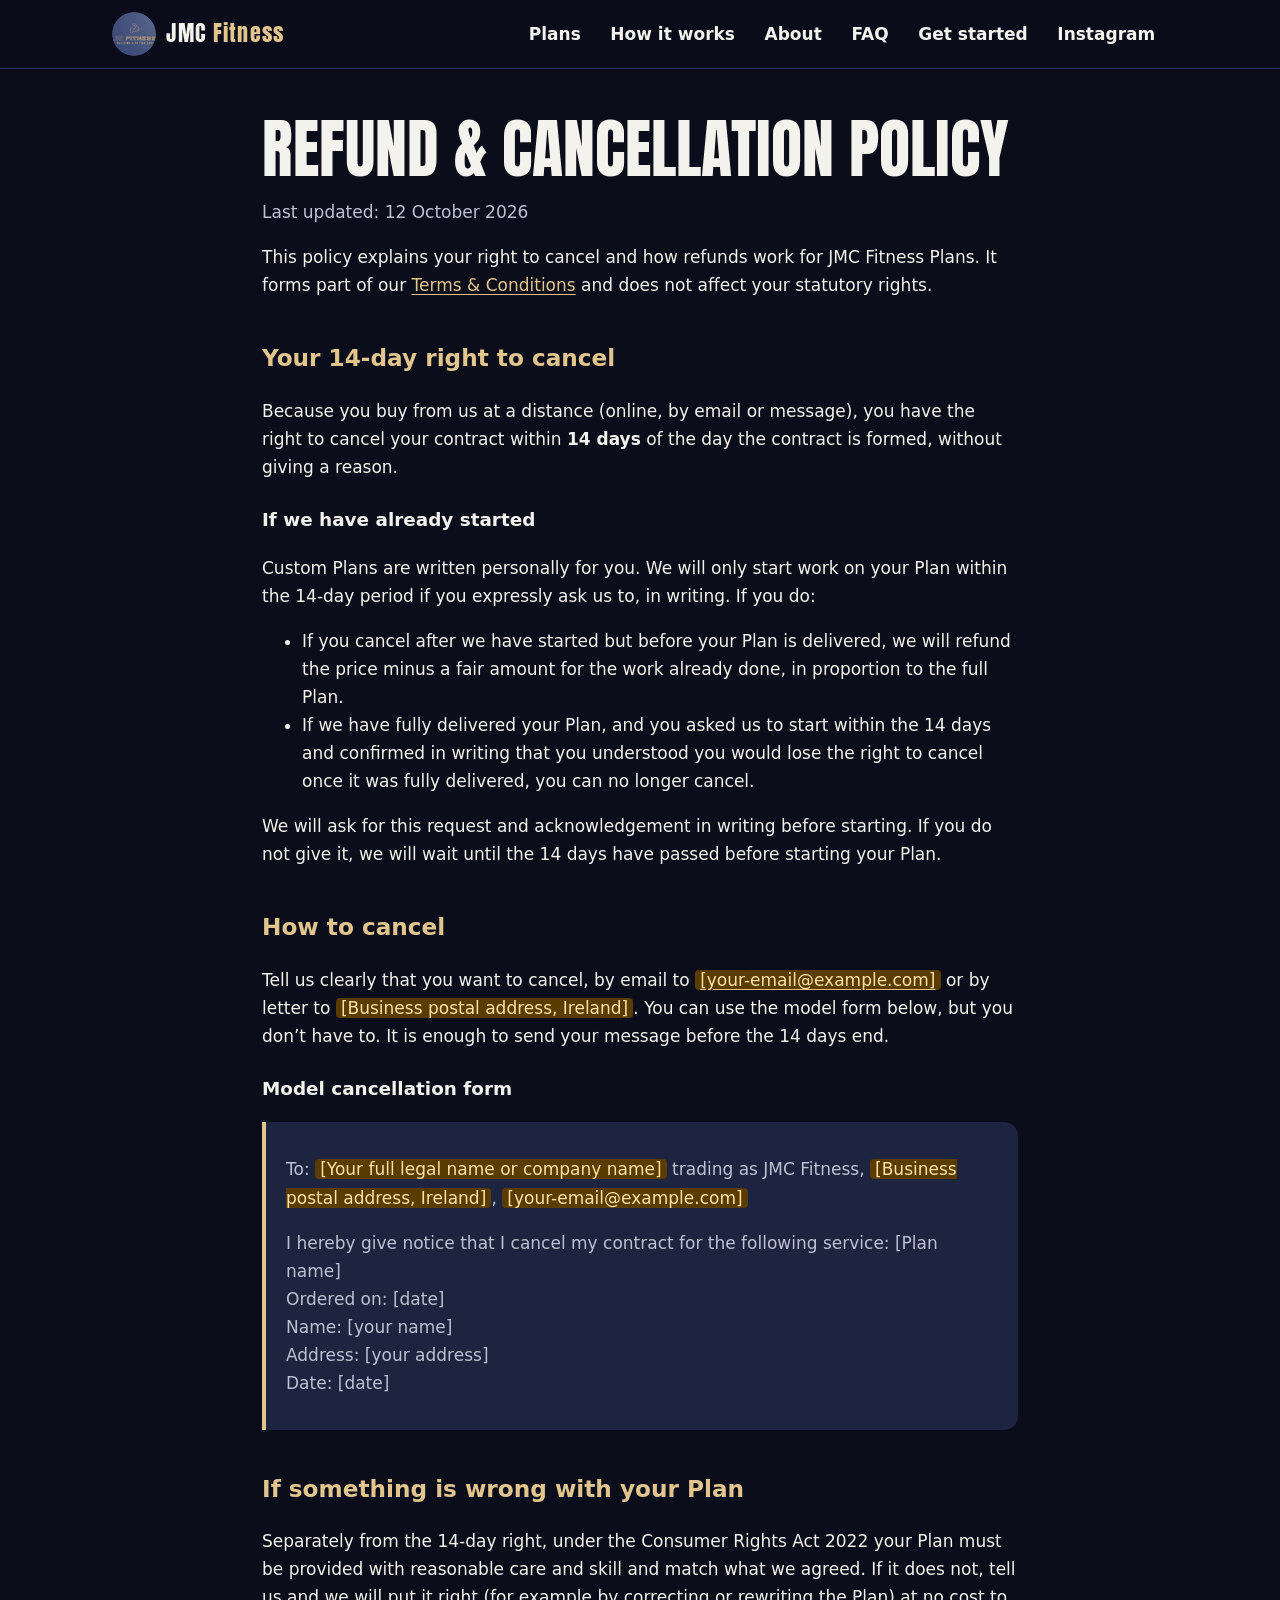
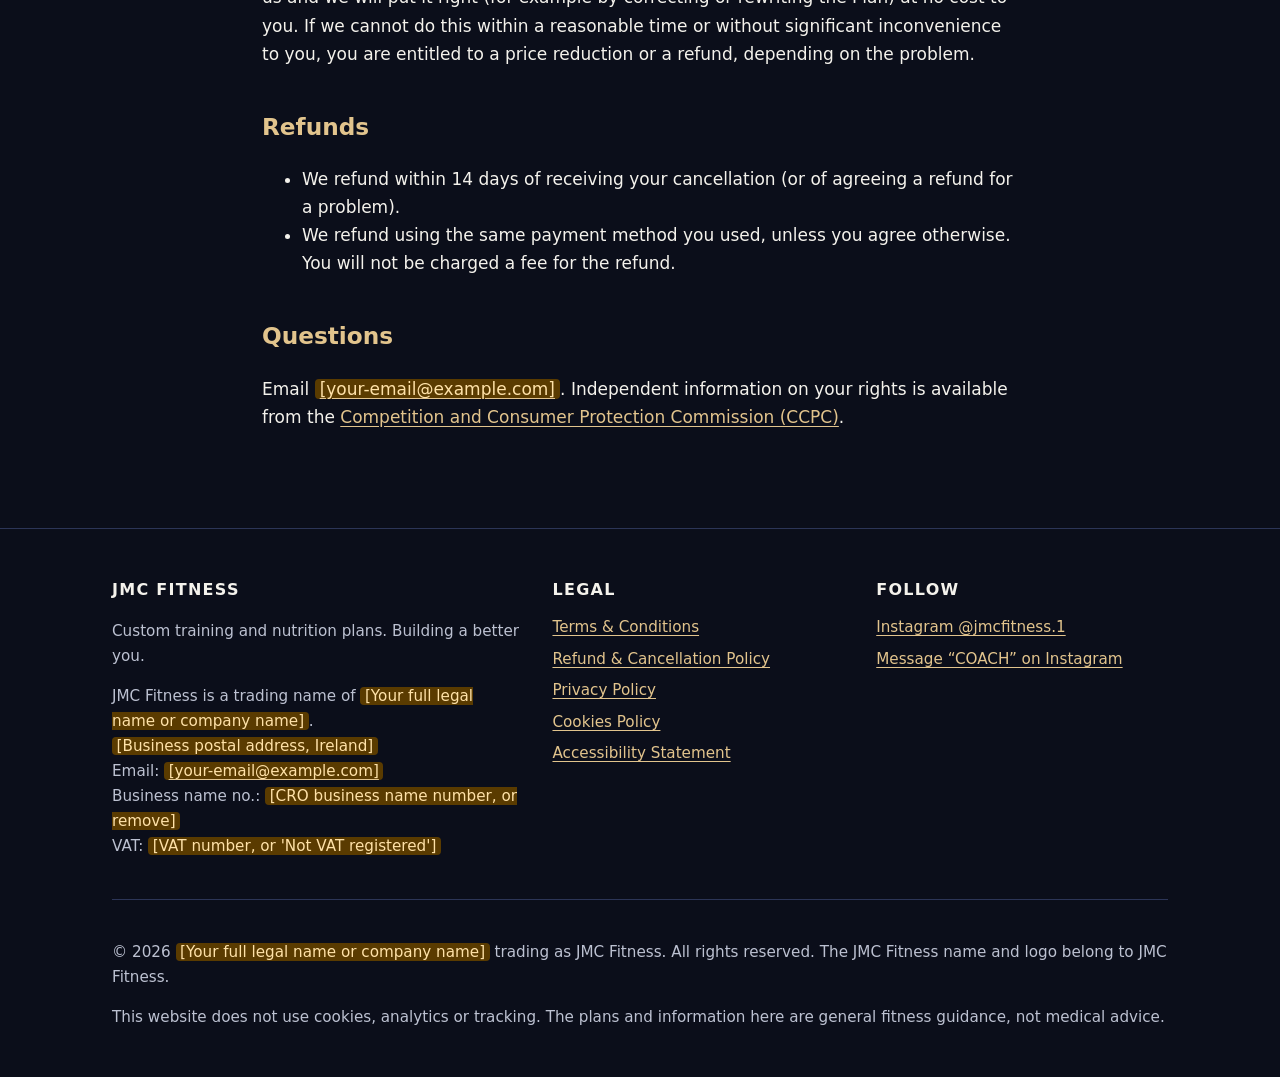
<file: refunds.html>
<!doctype html>
<html lang="en-IE">
<head>
  <meta charset="utf-8">
  <meta name="viewport" content="width=device-width, initial-scale=1">
  <title>Refund &amp; Cancellation Policy – JMC Fitness</title>
  <meta name="description" content="How to cancel a JMC Fitness plan, your 14-day cancellation right, and how refunds work.">
  <meta http-equiv="Content-Security-Policy" content="default-src 'self'; img-src 'self'; style-src 'self'; script-src 'self'; connect-src 'none'; frame-src 'none'; object-src 'none'; base-uri 'self'">
  <meta name="referrer" content="strict-origin-when-cross-origin">
  <meta name="theme-color" content="#0b0e1a">
  <meta property="og:title" content="Refund &amp; Cancellation Policy – JMC Fitness">
  <meta property="og:description" content="How to cancel a JMC Fitness plan, your 14-day cancellation right, and how refunds work.">
  <meta property="og:image" content="assets/img/jmc-fitness-logo.png">
  <meta property="og:type" content="website">
  <link rel="icon" type="image/png" href="assets/img/favicon.png">
  <link rel="apple-touch-icon" href="assets/img/apple-touch-icon.png">
  <link rel="stylesheet" href="assets/css/styles.css">
  <script src="assets/js/main.js" defer></script>
</head>
<body>
  <a class="skip-link" href="#main">Skip to main content</a>
  <header class="site-header">
    <div class="container">
      <a class="brand" href="index.html">
        <img src="assets/img/favicon.png" width="44" height="44" alt="">
        <span>JMC <b>Fitness</b><span class="visually-hidden"> – home</span></span>
      </a>
      <button class="nav-toggle" type="button" aria-expanded="false" aria-controls="site-nav">Menu</button>
      <nav id="site-nav" class="site-nav" aria-label="Main">
        <ul>
          <li><a href="index.html#plans">Plans</a></li>
          <li><a href="index.html#how-it-works">How it works</a></li>
          <li><a href="index.html#about">About</a></li>
          <li><a href="index.html#faq">FAQ</a></li>
          <li><a href="index.html#contact">Get started</a></li>
          <li><a href="https://www.instagram.com/jmcfitness.1/" rel="noopener" target="_blank">Instagram<span class="visually-hidden"> (opens in a new tab)</span></a></li>
        </ul>
      </nav>
    </div>
  </header>

  <main id="main" tabindex="-1">
    <article class="legal">
      <div class="container">
        <h1>Refund &amp; Cancellation Policy</h1>
        <p class="updated">Last updated: 12 October 2026</p>

        <p>This policy explains your right to cancel and how refunds work for JMC Fitness Plans. It forms part of our
          <a href="terms.html">Terms &amp; Conditions</a> and does not affect your statutory rights.</p>

        <h2>Your 14-day right to cancel</h2>
        <p>Because you buy from us at a distance (online, by email or message), you have the right to cancel your contract within
          <strong>14 days</strong> of the day the contract is formed, without giving a reason.</p>

        <h3>If we have already started</h3>
        <p>Custom Plans are written personally for you. We will only start work on your Plan within the 14-day period if you
          expressly ask us to, in writing. If you do:</p>
        <ul>
          <li>If you cancel after we have started but before your Plan is delivered, we will refund the price minus a fair amount for the work already done, in proportion to the full Plan.</li>
          <li>If we have fully delivered your Plan, and you asked us to start within the 14 days and confirmed in writing that you understood you would lose the right to cancel once it was fully delivered, you can no longer cancel.</li>
        </ul>
        <p>We will ask for this request and acknowledgement in writing before starting. If you do not give it, we will wait until the 14 days have passed before starting your Plan.</p>

        <h2>How to cancel</h2>
        <p>Tell us clearly that you want to cancel, by email to <a href="mailto:your-email@example.com"><mark class="todo">[your-email@example.com]</mark></a> or by letter to <mark class="todo">[Business postal address, Ireland]</mark>.
          You can use the model form below, but you don’t have to. It is enough to send your message before the 14 days end.</p>

        <h3>Model cancellation form</h3>
        <div class="callout">
          <p>To: <mark class="todo">[Your full legal name or company name]</mark> trading as JMC Fitness, <mark class="todo">[Business postal address, Ireland]</mark>, <mark class="todo">[your-email@example.com]</mark></p>
          <p>I hereby give notice that I cancel my contract for the following service: [Plan name]<br>
            Ordered on: [date]<br>
            Name: [your name]<br>
            Address: [your address]<br>
            Date: [date]</p>
        </div>

        <h2>If something is wrong with your Plan</h2>
        <p>Separately from the 14-day right, under the Consumer Rights Act 2022 your Plan must be provided with reasonable care and skill
          and match what we agreed. If it does not, tell us and we will put it right (for example by correcting or rewriting the Plan)
          at no cost to you. If we cannot do this within a reasonable time or without significant inconvenience to you, you are entitled to a
          price reduction or a refund, depending on the problem.</p>

        <h2>Refunds</h2>
        <ul>
          <li>We refund within 14 days of receiving your cancellation (or of agreeing a refund for a problem).</li>
          <li>We refund using the same payment method you used, unless you agree otherwise. You will not be charged a fee for the refund.</li>
        </ul>

        <h2>Questions</h2>
        <p>Email <a href="mailto:your-email@example.com"><mark class="todo">[your-email@example.com]</mark></a>. Independent information on your rights is available from the
          <a href="https://www.ccpc.ie/consumers/" rel="noopener">Competition and Consumer Protection Commission (CCPC)</a>.</p>
      </div>
    </article>
  </main>

  <footer class="site-footer">
    <div class="container">
      <div class="footer-grid">
        <div>
          <h2>JMC Fitness</h2>
          <p>Custom training and nutrition plans. Building a better you.</p>
          <address>
            JMC Fitness is a trading name of <mark class="todo">[Your full legal name or company name]</mark>.<br>
            <mark class="todo">[Business postal address, Ireland]</mark><br>
            Email: <a href="mailto:your-email@example.com"><mark class="todo">[your-email@example.com]</mark></a><br>
            Business name no.: <mark class="todo">[CRO business name number, or remove]</mark><br>
            VAT: <mark class="todo">[VAT number, or &#x27;Not VAT registered&#x27;]</mark>
          </address>
        </div>
        <div>
          <h2>Legal</h2>
          <ul>
            <li><a href="terms.html">Terms & Conditions</a></li>
            <li><a href="refunds.html" aria-current="page">Refund & Cancellation Policy</a></li>
            <li><a href="privacy.html">Privacy Policy</a></li>
            <li><a href="cookies.html">Cookies Policy</a></li>
            <li><a href="accessibility.html">Accessibility Statement</a></li>
          </ul>
        </div>
        <div>
          <h2>Follow</h2>
          <ul>
            <li><a href="https://www.instagram.com/jmcfitness.1/" rel="noopener" target="_blank">Instagram @jmcfitness.1<span class="visually-hidden"> (opens in a new tab)</span></a></li>
            <li><a href="https://ig.me/m/jmcfitness.1" rel="noopener" target="_blank">Message “COACH” on Instagram<span class="visually-hidden"> (opens in a new tab)</span></a></li>
          </ul>
        </div>
      </div>
      <div class="footer-bottom">
        <p>© <span data-year>2026</span> <mark class="todo">[Your full legal name or company name]</mark> trading as JMC Fitness. All rights reserved. The JMC Fitness name and logo belong to JMC Fitness.</p>
        <p>This website does not use cookies, analytics or tracking. The plans and information here are general fitness guidance, not medical advice.</p>
      </div>
    </div>
  </footer>
</body>
</html>
</file>
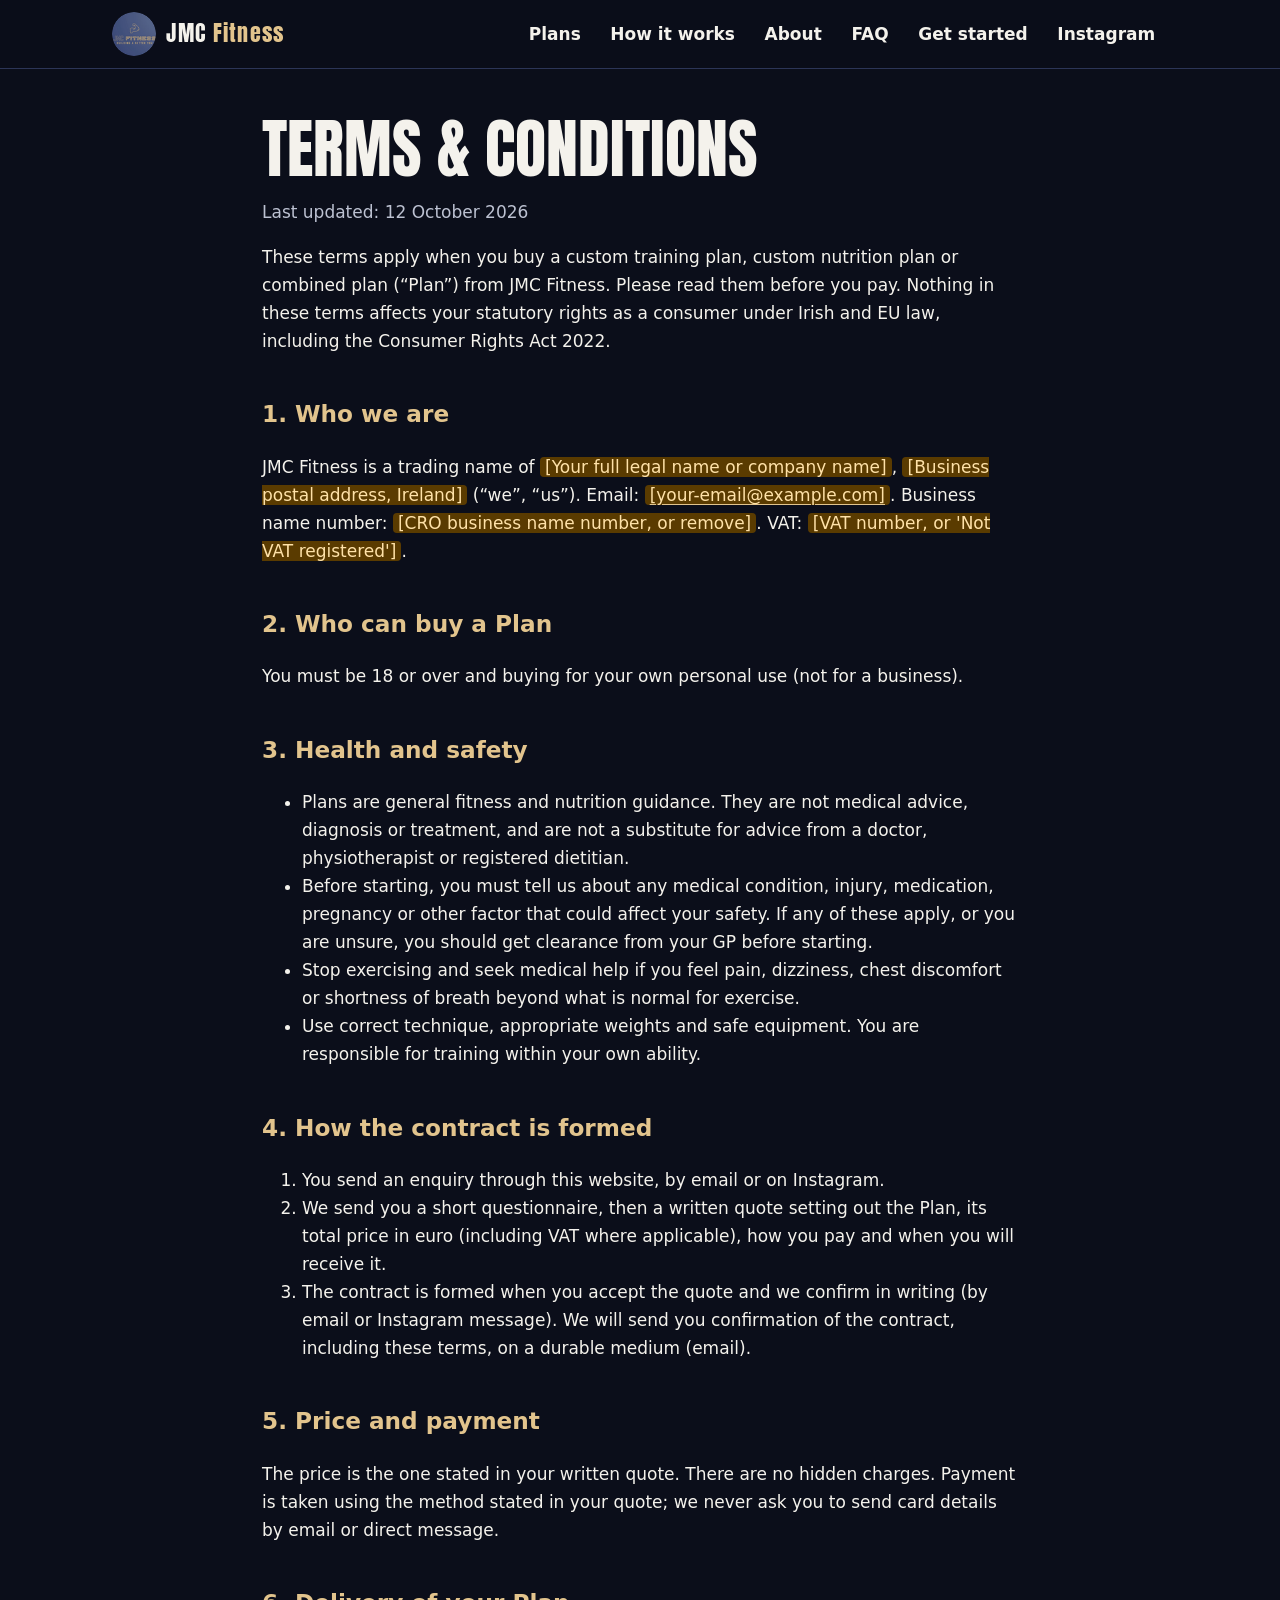
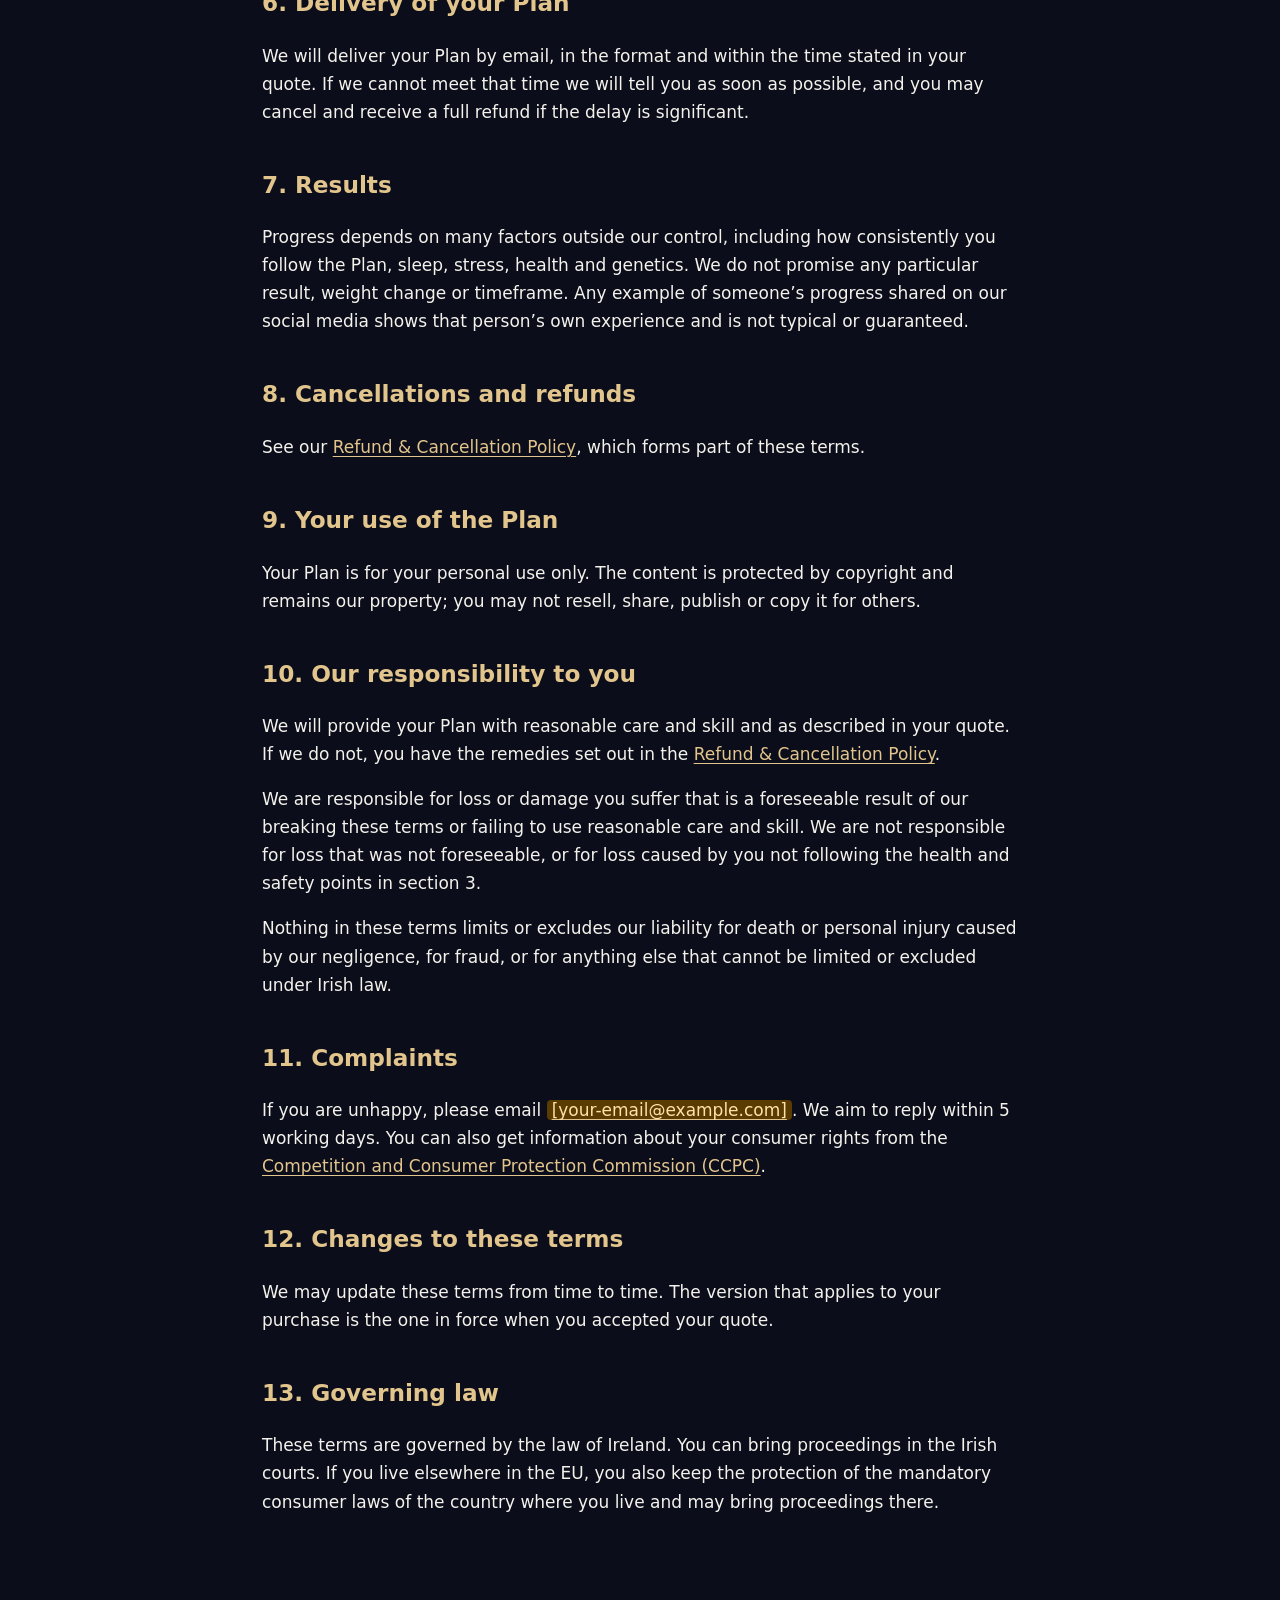
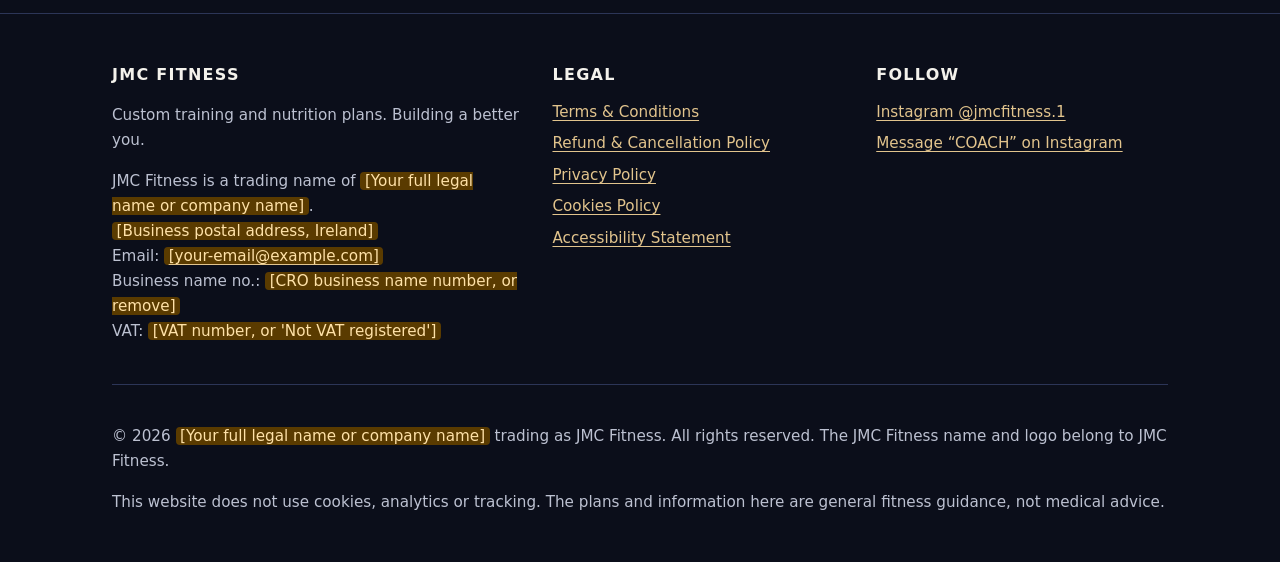
<file: terms.html>
<!doctype html>
<html lang="en-IE">
<head>
  <meta charset="utf-8">
  <meta name="viewport" content="width=device-width, initial-scale=1">
  <title>Terms &amp; Conditions – JMC Fitness</title>
  <meta name="description" content="The terms that apply when you buy a custom training plan or nutrition plan from JMC Fitness.">
  <meta http-equiv="Content-Security-Policy" content="default-src 'self'; img-src 'self'; style-src 'self'; script-src 'self'; connect-src 'none'; frame-src 'none'; object-src 'none'; base-uri 'self'">
  <meta name="referrer" content="strict-origin-when-cross-origin">
  <meta name="theme-color" content="#0b0e1a">
  <meta property="og:title" content="Terms &amp; Conditions – JMC Fitness">
  <meta property="og:description" content="The terms that apply when you buy a custom training plan or nutrition plan from JMC Fitness.">
  <meta property="og:image" content="assets/img/jmc-fitness-logo.png">
  <meta property="og:type" content="website">
  <link rel="icon" type="image/png" href="assets/img/favicon.png">
  <link rel="apple-touch-icon" href="assets/img/apple-touch-icon.png">
  <link rel="stylesheet" href="assets/css/styles.css">
  <script src="assets/js/main.js" defer></script>
</head>
<body>
  <a class="skip-link" href="#main">Skip to main content</a>
  <header class="site-header">
    <div class="container">
      <a class="brand" href="index.html">
        <img src="assets/img/favicon.png" width="44" height="44" alt="">
        <span>JMC <b>Fitness</b><span class="visually-hidden"> – home</span></span>
      </a>
      <button class="nav-toggle" type="button" aria-expanded="false" aria-controls="site-nav">Menu</button>
      <nav id="site-nav" class="site-nav" aria-label="Main">
        <ul>
          <li><a href="index.html#plans">Plans</a></li>
          <li><a href="index.html#how-it-works">How it works</a></li>
          <li><a href="index.html#about">About</a></li>
          <li><a href="index.html#faq">FAQ</a></li>
          <li><a href="index.html#contact">Get started</a></li>
          <li><a href="https://www.instagram.com/jmcfitness.1/" rel="noopener" target="_blank">Instagram<span class="visually-hidden"> (opens in a new tab)</span></a></li>
        </ul>
      </nav>
    </div>
  </header>

  <main id="main" tabindex="-1">
    <article class="legal">
      <div class="container">
        <h1>Terms &amp; Conditions</h1>
        <p class="updated">Last updated: 12 October 2026</p>

        <p>These terms apply when you buy a custom training plan, custom nutrition plan or combined plan (“Plan”) from JMC Fitness.
          Please read them before you pay. Nothing in these terms affects your statutory rights as a consumer under Irish and EU law,
          including the Consumer Rights Act 2022.</p>

        <h2>1. Who we are</h2>
        <p>JMC Fitness is a trading name of <mark class="todo">[Your full legal name or company name]</mark>, <mark class="todo">[Business postal address, Ireland]</mark> (“we”, “us”). Email: <a href="mailto:your-email@example.com"><mark class="todo">[your-email@example.com]</mark></a>.
          Business name number: <mark class="todo">[CRO business name number, or remove]</mark>. VAT: <mark class="todo">[VAT number, or &#x27;Not VAT registered&#x27;]</mark>.</p>

        <h2>2. Who can buy a Plan</h2>
        <p>You must be 18 or over and buying for your own personal use (not for a business).</p>

        <h2>3. Health and safety</h2>
        <ul>
          <li>Plans are general fitness and nutrition guidance. They are not medical advice, diagnosis or treatment, and are not a substitute for advice from a doctor, physiotherapist or registered dietitian.</li>
          <li>Before starting, you must tell us about any medical condition, injury, medication, pregnancy or other factor that could affect your safety. If any of these apply, or you are unsure, you should get clearance from your GP before starting.</li>
          <li>Stop exercising and seek medical help if you feel pain, dizziness, chest discomfort or shortness of breath beyond what is normal for exercise.</li>
          <li>Use correct technique, appropriate weights and safe equipment. You are responsible for training within your own ability.</li>
        </ul>

        <h2>4. How the contract is formed</h2>
        <ol>
          <li>You send an enquiry through this website, by email or on Instagram.</li>
          <li>We send you a short questionnaire, then a written quote setting out the Plan, its total price in euro (including VAT where applicable), how you pay and when you will receive it.</li>
          <li>The contract is formed when you accept the quote and we confirm in writing (by email or Instagram message). We will send you confirmation of the contract, including these terms, on a durable medium (email).</li>
        </ol>

        <h2>5. Price and payment</h2>
        <p>The price is the one stated in your written quote. There are no hidden charges. Payment is taken using the method stated in your quote; we never ask you to send card details by email or direct message.</p>

        <h2>6. Delivery of your Plan</h2>
        <p>We will deliver your Plan by email, in the format and within the time stated in your quote. If we cannot meet that time we will tell you as soon as possible, and you may cancel and receive a full refund if the delay is significant.</p>

        <h2>7. Results</h2>
        <p>Progress depends on many factors outside our control, including how consistently you follow the Plan, sleep, stress, health and genetics. We do not promise any particular result, weight change or timeframe. Any example of someone’s progress shared on our social media shows that person’s own experience and is not typical or guaranteed.</p>

        <h2>8. Cancellations and refunds</h2>
        <p>See our <a href="refunds.html">Refund &amp; Cancellation Policy</a>, which forms part of these terms.</p>

        <h2>9. Your use of the Plan</h2>
        <p>Your Plan is for your personal use only. The content is protected by copyright and remains our property; you may not resell, share, publish or copy it for others.</p>

        <h2>10. Our responsibility to you</h2>
        <p>We will provide your Plan with reasonable care and skill and as described in your quote. If we do not, you have the remedies set out in the <a href="refunds.html">Refund &amp; Cancellation Policy</a>.</p>
        <p>We are responsible for loss or damage you suffer that is a foreseeable result of our breaking these terms or failing to use reasonable care and skill. We are not responsible for loss that was not foreseeable, or for loss caused by you not following the health and safety points in section 3.</p>
        <p>Nothing in these terms limits or excludes our liability for death or personal injury caused by our negligence, for fraud, or for anything else that cannot be limited or excluded under Irish law.</p>

        <h2>11. Complaints</h2>
        <p>If you are unhappy, please email <a href="mailto:your-email@example.com"><mark class="todo">[your-email@example.com]</mark></a>. We aim to reply within 5 working days. You can also get information about your consumer rights from the
          <a href="https://www.ccpc.ie/consumers/" rel="noopener">Competition and Consumer Protection Commission (CCPC)</a>.</p>

        <h2>12. Changes to these terms</h2>
        <p>We may update these terms from time to time. The version that applies to your purchase is the one in force when you accepted your quote.</p>

        <h2>13. Governing law</h2>
        <p>These terms are governed by the law of Ireland. You can bring proceedings in the Irish courts. If you live elsewhere in the EU, you also keep the protection of the mandatory consumer laws of the country where you live and may bring proceedings there.</p>
      </div>
    </article>
  </main>

  <footer class="site-footer">
    <div class="container">
      <div class="footer-grid">
        <div>
          <h2>JMC Fitness</h2>
          <p>Custom training and nutrition plans. Building a better you.</p>
          <address>
            JMC Fitness is a trading name of <mark class="todo">[Your full legal name or company name]</mark>.<br>
            <mark class="todo">[Business postal address, Ireland]</mark><br>
            Email: <a href="mailto:your-email@example.com"><mark class="todo">[your-email@example.com]</mark></a><br>
            Business name no.: <mark class="todo">[CRO business name number, or remove]</mark><br>
            VAT: <mark class="todo">[VAT number, or &#x27;Not VAT registered&#x27;]</mark>
          </address>
        </div>
        <div>
          <h2>Legal</h2>
          <ul>
            <li><a href="terms.html" aria-current="page">Terms & Conditions</a></li>
            <li><a href="refunds.html">Refund & Cancellation Policy</a></li>
            <li><a href="privacy.html">Privacy Policy</a></li>
            <li><a href="cookies.html">Cookies Policy</a></li>
            <li><a href="accessibility.html">Accessibility Statement</a></li>
          </ul>
        </div>
        <div>
          <h2>Follow</h2>
          <ul>
            <li><a href="https://www.instagram.com/jmcfitness.1/" rel="noopener" target="_blank">Instagram @jmcfitness.1<span class="visually-hidden"> (opens in a new tab)</span></a></li>
            <li><a href="https://ig.me/m/jmcfitness.1" rel="noopener" target="_blank">Message “COACH” on Instagram<span class="visually-hidden"> (opens in a new tab)</span></a></li>
          </ul>
        </div>
      </div>
      <div class="footer-bottom">
        <p>© <span data-year>2026</span> <mark class="todo">[Your full legal name or company name]</mark> trading as JMC Fitness. All rights reserved. The JMC Fitness name and logo belong to JMC Fitness.</p>
        <p>This website does not use cookies, analytics or tracking. The plans and information here are general fitness guidance, not medical advice.</p>
      </div>
    </div>
  </footer>
</body>
</html>
</file>
<file: assets/css/styles.css>
/* JMC Fitness — styles
   Colours are taken from the logo (navy + gold). Every text/background pair
   used here has been checked against WCAG 2.2 AA (see README). */

/* Anton — SIL Open Font License 1.1 (assets/fonts/OFL-Anton.txt). Self-hosted: no request to Google. */
@font-face {
  font-family: "Anton";
  src: url("../fonts/anton.woff2") format("woff2");
  font-weight: 400; font-style: normal; font-display: swap;
}

:root {
  color-scheme: dark;
  --bg: #0b0e1a;
  --surface: #141a2e;
  --surface-2: #1c2440;
  --navy: #46578a;        /* logo background */
  --gold: #e2c48d;        /* logo gold, AA on --bg/--surface */
  --gold-strong: #f0d7a6;
  --text: #f4f2ec;
  --muted: #bcc1d1;
  --line: #2c3557;
  --focus: #ffd98a;
  --error: #ffb4a8;
  --ok: #a8e6b8;
  --radius: 14px;
  --max: 1120px;
  --display: "Anton", "Impact", "Haettenschweiler", "Arial Narrow Bold", "Franklin Gothic Bold", sans-serif;
  --body: system-ui, -apple-system, "Segoe UI", Roboto, "Helvetica Neue", Arial, sans-serif;
}

*, *::before, *::after { box-sizing: border-box; }

html { scroll-behavior: smooth; -webkit-text-size-adjust: 100%; }

body {
  margin: 0;
  background: var(--bg);
  color: var(--text);
  font-family: var(--body);
  font-size: 1.0625rem;
  line-height: 1.65;
  overflow-x: hidden;
}

img { max-width: 100%; height: auto; display: block; }

a { color: var(--gold); text-underline-offset: 3px; }
a:hover { color: var(--gold-strong); }

:focus-visible {
  outline: 3px solid var(--focus);
  outline-offset: 3px;
  border-radius: 4px;
}

.skip-link {
  position: absolute;
  left: 1rem;
  top: -100px;
  z-index: 100;
  background: var(--gold);
  color: var(--bg);
  padding: .75rem 1rem;
  font-weight: 700;
  border-radius: 8px;
}
.skip-link:focus { top: 1rem; color: var(--bg); }

.visually-hidden {
  position: absolute !important;
  width: 1px; height: 1px;
  padding: 0; margin: -1px;
  overflow: hidden; clip: rect(0 0 0 0);
  white-space: nowrap; border: 0;
}

.container { width: 100%; max-width: var(--max); margin: 0 auto; padding: 0 16px; }
@media (min-width: 720px) { .container { padding: 0 32px; } }

/* ---------- Header ---------- */
.site-header {
  position: sticky; top: env(safe-area-inset-top, 0px); z-index: 50;
  background: rgba(11, 14, 26, .92);
  backdrop-filter: blur(10px);
  border-bottom: 1px solid var(--line);
}
.site-header .container {
  display: flex; align-items: center; justify-content: space-between;
  gap: 1rem; min-height: 68px; flex-wrap: wrap;
}
.brand {
  display: inline-flex; align-items: center; gap: .65rem;
  color: var(--text); text-decoration: none;
  font-family: var(--display); font-size: 1.35rem; letter-spacing: .06em;
}
.brand img { width: 44px; height: 44px; border-radius: 50%; }
.brand span b { color: var(--gold); font-weight: 400; }

.nav-toggle {
  display: none;
  background: transparent; color: var(--text);
  border: 1px solid var(--line); border-radius: 10px;
  padding: .5rem .85rem; font: inherit; font-weight: 600; cursor: pointer;
  min-height: 44px;
}
.site-nav ul { list-style: none; margin: 0; padding: 0; display: flex; gap: .25rem; align-items: center; flex-wrap: wrap; }
.site-nav a {
  display: inline-block; padding: .55rem .8rem; border-radius: 8px;
  color: var(--text); text-decoration: none; font-weight: 600;
}
.site-nav a:hover { background: var(--surface-2); color: var(--gold-strong); }
.site-nav a[aria-current="page"] { color: var(--gold); }

@media (max-width: 820px) {
  .js .nav-toggle { display: inline-block; }
  .js .site-nav { display: none; width: 100%; padding-bottom: 1rem; }
  .js .site-nav.is-open { display: block; }
  .site-nav ul { flex-direction: column; align-items: stretch; }
  .site-nav a { display: block; padding: .8rem; }
}

/* ---------- Buttons ---------- */
.btn {
  display: inline-flex; align-items: center; justify-content: center; gap: .5rem;
  min-height: 48px; padding: .8rem 1.4rem;
  border-radius: 999px; border: 2px solid var(--gold);
  font: inherit; font-weight: 700; letter-spacing: .02em;
  text-decoration: none; cursor: pointer;
  transition: transform .2s ease, background-color .2s ease, color .2s ease;
}
.btn-primary { background: var(--gold); color: var(--bg); }
.btn-primary:hover { background: var(--gold-strong); border-color: var(--gold-strong); color: var(--bg); transform: translateY(-2px); }
.btn-ghost { background: transparent; color: var(--gold); }
.btn-ghost:hover { background: var(--surface-2); color: var(--gold-strong); transform: translateY(-2px); }
.btn svg { width: 1.2em; height: 1.2em; flex: none; }

/* ---------- Hero ---------- */
.hero {
  position: relative;
  padding: clamp(3rem, 8vw, 6.5rem) 0 clamp(3rem, 6vw, 5rem);
  overflow: hidden;
  isolation: isolate;
}
.hero::before {
  content: ""; position: absolute; inset: -20% -10% auto auto;
  width: 70vmax; height: 70vmax; z-index: -1;
  background: radial-gradient(circle, rgba(70, 87, 138, .55), transparent 60%);
}
.hero-grid { display: grid; gap: 2.5rem; align-items: center; }
@media (min-width: 900px) { .hero-grid { grid-template-columns: 1.25fr .75fr; } }

.eyebrow {
  display: inline-block; margin: 0 0 1rem;
  color: var(--gold); font-weight: 700; letter-spacing: .2em; text-transform: uppercase; font-size: .85rem;
}
.hero h1 {
  margin: 0;
  font-family: var(--display); font-weight: 400;
  font-size: clamp(3.6rem, 14vw, 7.25rem);
  line-height: .92; letter-spacing: .01em; text-transform: uppercase;
}
.hero h1 .line { display: block; overflow: hidden; padding-bottom: .04em; }
.hero h1 .gold { color: var(--gold); }
.hero .lede { max-width: 38ch; color: var(--muted); font-size: 1.2rem; margin: 1.5rem 0 2rem; }
.hero .lede:has(+ .lede-2) { margin-bottom: .5rem; }
.hero .lede-2 { margin-top: 0; }
.hero-actions { display: flex; flex-wrap: wrap; gap: .75rem; }

.hero-logo { justify-self: center; width: min(360px, 78vw); }
.hero-logo img { width: 100%; border-radius: 50%; box-shadow: 0 30px 80px rgba(0,0,0,.5), 0 0 0 6px rgba(226,196,141,.15); }

/* rotating word */
.rotator { display: inline-grid; color: var(--gold); }
.rotator > span { grid-area: 1 / 1; }

/* ---------- Marquee (kinetic band) ---------- */
.marquee-wrap {
  display: flex; align-items: center; gap: .5rem; padding-right: 8px;
  border-block: 1px solid var(--line);
  background: var(--navy); color: var(--text);
}
.marquee { flex: 1; min-width: 0; overflow: hidden; padding: .9rem 0; }
.marquee-track {
  display: flex; width: max-content; gap: 2.5rem;
  font-family: var(--display); font-size: clamp(1.4rem, 4vw, 2.4rem);
  letter-spacing: .06em; text-transform: uppercase; white-space: nowrap;
}
.marquee-track span::after { content: "✦"; margin-left: 2.5rem; color: var(--gold-strong); }
.marquee-toggle {
  flex: none;
  background: var(--bg); color: var(--text);
  border: 1px solid var(--gold); border-radius: 999px;
  min-height: 40px; padding: .35rem .9rem; font: inherit; font-size: .9rem; font-weight: 700; cursor: pointer;
}

/* ---------- Sections ---------- */
section { scroll-margin-top: 80px; }
.section { padding: clamp(3.5rem, 8vw, 6rem) 0; }
.section-alt { background: var(--surface); }
.section-head { max-width: 680px; margin-bottom: 2.5rem; }
.section h2 {
  margin: 0 0 .75rem;
  font-family: var(--display); font-weight: 400; text-transform: uppercase;
  font-size: clamp(2.2rem, 6vw, 3.6rem); line-height: 1; letter-spacing: .02em;
}
.section h2 .gold { color: var(--gold); }
.section-head p { color: var(--muted); margin: 0; }

.cards { display: grid; gap: 1.25rem; }
@media (min-width: 760px) { .cards-2 { grid-template-columns: repeat(2, 1fr); } .cards-3 { grid-template-columns: repeat(3, 1fr); } }

.card {
  background: var(--surface-2); border: 1px solid var(--line); border-radius: var(--radius);
  padding: 1.75rem; position: relative; overflow: hidden;
  transition: transform .3s ease, border-color .3s ease;
}
.card:hover { transform: translateY(-4px); border-color: var(--gold); }
.card h3 { margin: 0 0 .5rem; font-size: 1.45rem; }
.card p { color: var(--muted); }
.card .tag {
  display: inline-block; margin-bottom: 1rem; padding: .2rem .65rem; border-radius: 999px;
  background: var(--bg); color: var(--gold); font-size: .8rem; font-weight: 700; letter-spacing: .08em; text-transform: uppercase;
}
.card ul { padding-left: 1.2rem; margin: 1rem 0 1.5rem; }
.card li { margin: .35rem 0; }
.card .price-note { font-size: .95rem; color: var(--muted); margin-bottom: 1.25rem; }

.steps { list-style: none; padding: 0; margin: 0; }
.faq { max-width: 820px; }
.faq details { border-bottom: 1px solid var(--line); }
.faq summary {
  cursor: pointer; padding: 1.1rem 0; font-weight: 700; font-size: 1.15rem;
  list-style-position: inside; min-height: 44px;
}
.faq summary:hover { color: var(--gold-strong); }
.faq details p { color: var(--muted); margin: 0 0 1.25rem; }

.step-num {
  font-family: var(--display); font-size: 3.2rem; line-height: 1; color: var(--gold);
}

.about-grid { display: grid; gap: 2rem; align-items: center; }
@media (min-width: 860px) { .about-grid { grid-template-columns: .8fr 1.2fr; } }
.about-grid img { width: min(320px, 70vw); border-radius: 50%; justify-self: center; }

.callout {
  border-left: 4px solid var(--gold); background: var(--surface-2);
  padding: 1rem 1.25rem; border-radius: 0 var(--radius) var(--radius) 0; color: var(--muted);
}

/* ---------- Form ---------- */
.form { display: grid; gap: 1.25rem; max-width: 640px; }
.field { display: grid; gap: .4rem; }
.field label, .field legend { font-weight: 700; }
.field .hint { color: var(--muted); font-size: .95rem; margin: 0; }
.field input[type="text"], .field input[type="email"], .field textarea {
  width: 100%; min-height: 48px; padding: .75rem .9rem;
  background: var(--bg); color: var(--text);
  border: 2px solid #6b76a0; border-radius: 10px; font: inherit;
}
.field textarea { min-height: 130px; resize: vertical; }
.field input:focus-visible, .field textarea:focus-visible { border-color: var(--focus); }
fieldset.field { border: 2px solid var(--line); border-radius: 10px; padding: 1rem 1.1rem; margin: 0; }
.choice { display: flex; gap: .65rem; align-items: flex-start; padding: .35rem 0; }
.choice input { width: 22px; height: 22px; margin: .2rem 0 0; accent-color: var(--gold); flex: none; }
.req { color: var(--gold); }
.error-msg { color: var(--error); font-weight: 600; margin: 0; }
.error-msg:empty { display: none; }
[aria-invalid="true"] { border-color: var(--error) !important; }
.form-status { padding: 1rem; border-radius: 10px; background: var(--surface-2); border: 1px solid var(--line); }
.form-status:empty { display: none; }

/* ---------- Footer ---------- */
.site-footer { border-top: 1px solid var(--line); padding: 3rem 0 2rem; color: var(--muted); font-size: .95rem; }
.footer-grid { display: grid; gap: 2rem; }
@media (min-width: 760px) { .footer-grid { grid-template-columns: 1.4fr 1fr 1fr; } }
.site-footer h2 { font-size: 1rem; color: var(--text); margin: 0 0 .75rem; letter-spacing: .08em; text-transform: uppercase; }
.site-footer ul { list-style: none; padding: 0; margin: 0; }
.site-footer li { margin: .4rem 0; }
.site-footer address { font-style: normal; }
.footer-bottom { margin-top: 2.5rem; padding-top: 1.5rem; border-top: 1px solid var(--line); }

/* Placeholder business details — must be replaced before launch */
.todo { background: #5a3b00; color: #ffe2a8; padding: 0 .3em; border-radius: 4px; }

/* ---------- Legal pages ---------- */
.legal { padding: 3rem 0 5rem; }
.legal .container { max-width: 820px; }
.legal h1 { font-family: var(--display); font-weight: 400; text-transform: uppercase; font-size: clamp(2.4rem, 7vw, 4rem); line-height: 1; margin: 0 0 .5rem; }
.legal h2 { margin-top: 2.5rem; font-size: 1.45rem; color: var(--gold); }
.legal h3 { margin-top: 1.5rem; font-size: 1.15rem; }
.legal .updated { color: var(--muted); }
.legal table { width: 100%; border-collapse: collapse; margin: 1rem 0; font-size: .97rem; }
.legal th, .legal td { text-align: left; vertical-align: top; padding: .65rem; border: 1px solid var(--line); }
.legal th { background: var(--surface-2); }
.table-scroll { overflow-x: auto; }

/* ---------- Kinetic animation ----------
   Only applied once JS has added .js to <html>, so content is always visible
   without JavaScript. Everything is switched off for prefers-reduced-motion. */
.js .reveal { opacity: 0; transform: translateY(40px); transition: opacity 1.4s cubic-bezier(.2,.7,.2,1), transform 1.4s cubic-bezier(.2,.7,.2,1); }
.js .reveal.is-visible { opacity: 1; transform: none; }
.js .reveal-stagger > * { opacity: 0; transform: translateY(40px) rotate(-1deg); transition: opacity 1.2s ease, transform 1.2s cubic-bezier(.2,.7,.2,1); }
.js .reveal-stagger.is-visible > * { opacity: 1; transform: none; }
.js .reveal-stagger.is-visible > *:nth-child(2) { transition-delay: .25s; }
.js .reveal-stagger.is-visible > *:nth-child(3) { transition-delay: .5s; }
.js .reveal-stagger.is-visible > *:nth-child(4) { transition-delay: .75s; }

.js .kinetic .char {
  display: inline-block;
  transform: translateY(110%) rotate(8deg);
  opacity: 0;
  animation: char-in 1.4s cubic-bezier(.2,.8,.2,1) forwards;
  animation-delay: calc(var(--i) * 80ms + var(--line-delay, 0ms));
}
@keyframes char-in { to { transform: none; opacity: 1; } }

.js .hero-logo img { animation: logo-in 2.2s cubic-bezier(.2,.8,.2,1) .5s both, float 10s ease-in-out 2.7s infinite; }
@keyframes logo-in { from { opacity: 0; transform: scale(.6) rotate(-20deg); } to { opacity: 1; transform: none; } }
@keyframes float { 50% { transform: translateY(-12px) rotate(2deg); } }

.js .rotator > span { opacity: 0; transform: translateY(60%) skewY(6deg); transition: opacity .9s ease, transform .9s cubic-bezier(.2,.8,.2,1); }
.js .rotator > span.is-active { opacity: 1; transform: none; }
.js .rotator > span.is-leaving { opacity: 0; transform: translateY(-60%) skewY(-6deg); }

.marquee-track { animation: marquee 55s linear infinite; }
.marquee.is-paused .marquee-track { animation-play-state: paused; }
@keyframes marquee { to { transform: translateX(-50%); } }

@media (prefers-reduced-motion: reduce) {
  html { scroll-behavior: auto; }
  *, *::before, *::after { animation: none !important; transition: none !important; }
  .js .reveal, .js .reveal-stagger > *, .js .kinetic .char { opacity: 1 !important; transform: none !important; }
  .marquee-toggle { display: none; }
  .marquee-track { flex-wrap: wrap; width: auto; justify-content: center; }
  .marquee-track [aria-hidden="true"] { display: none; }
}
</file>
